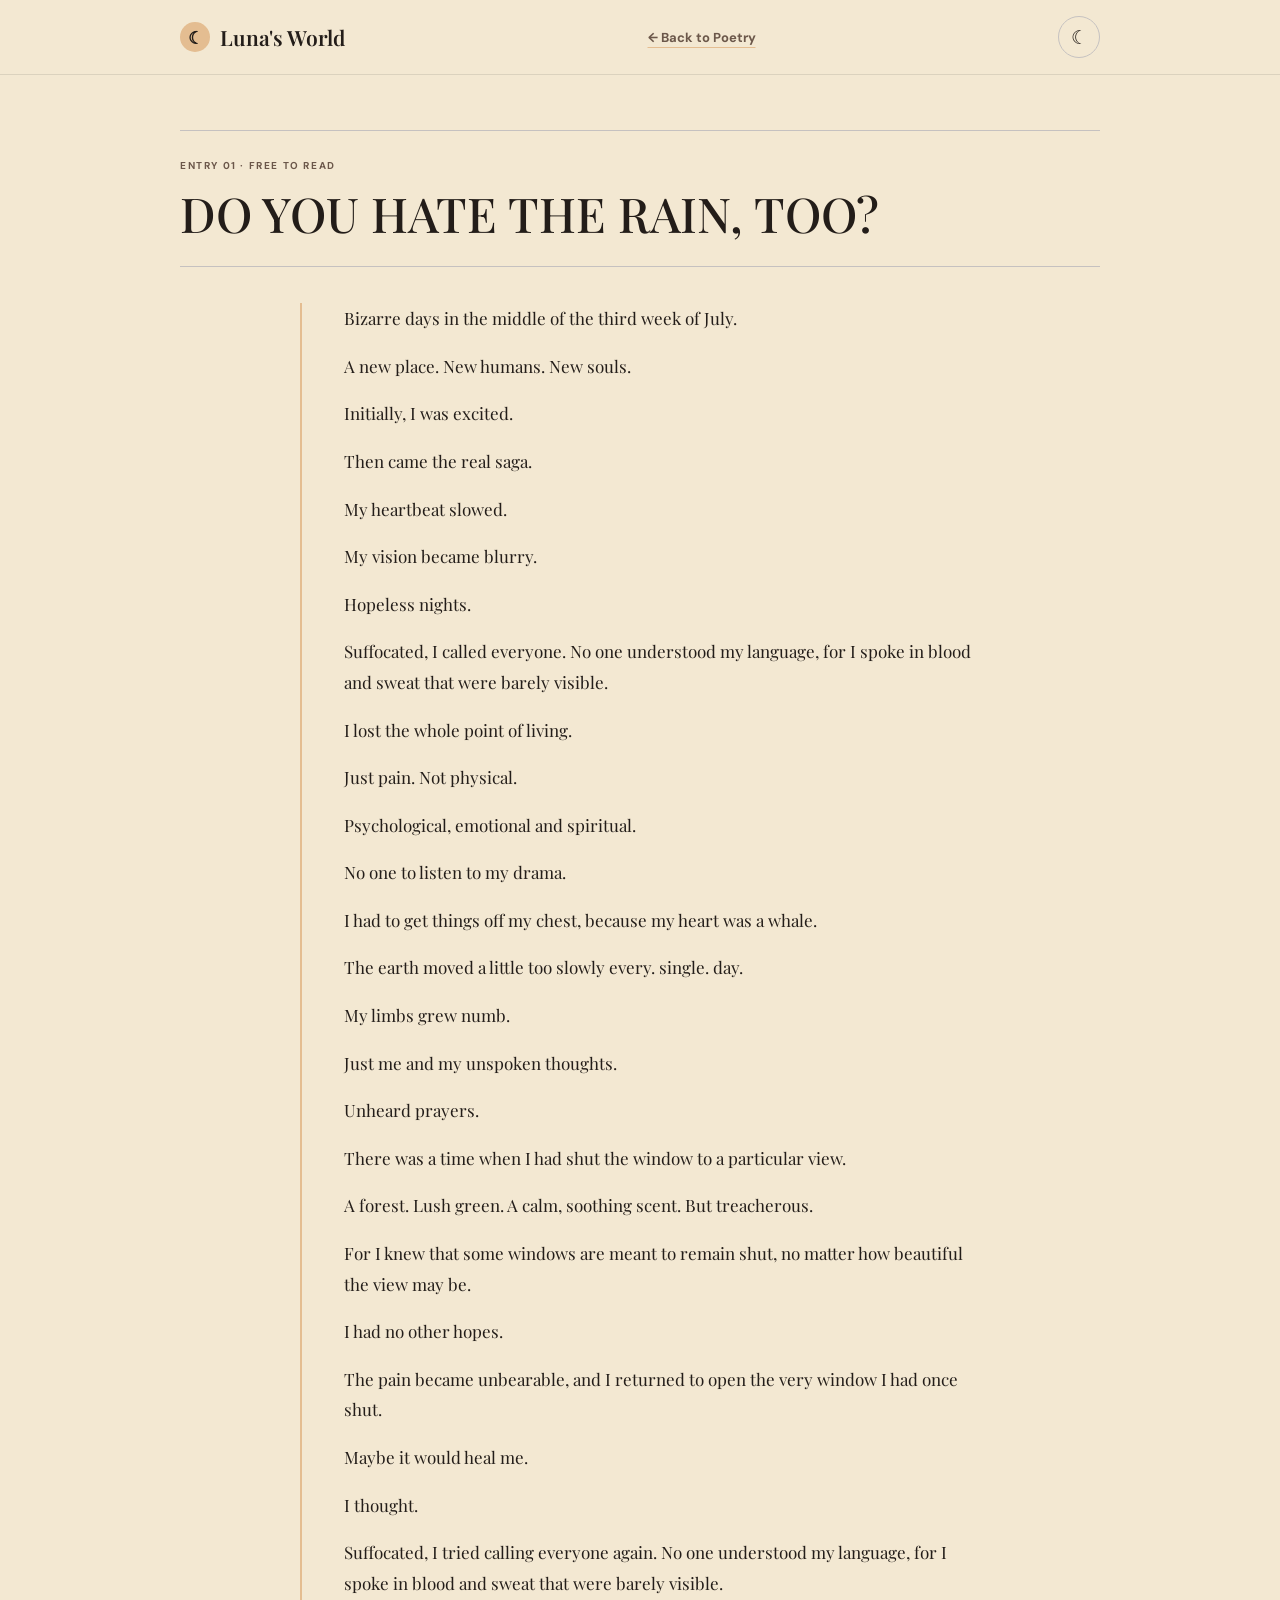
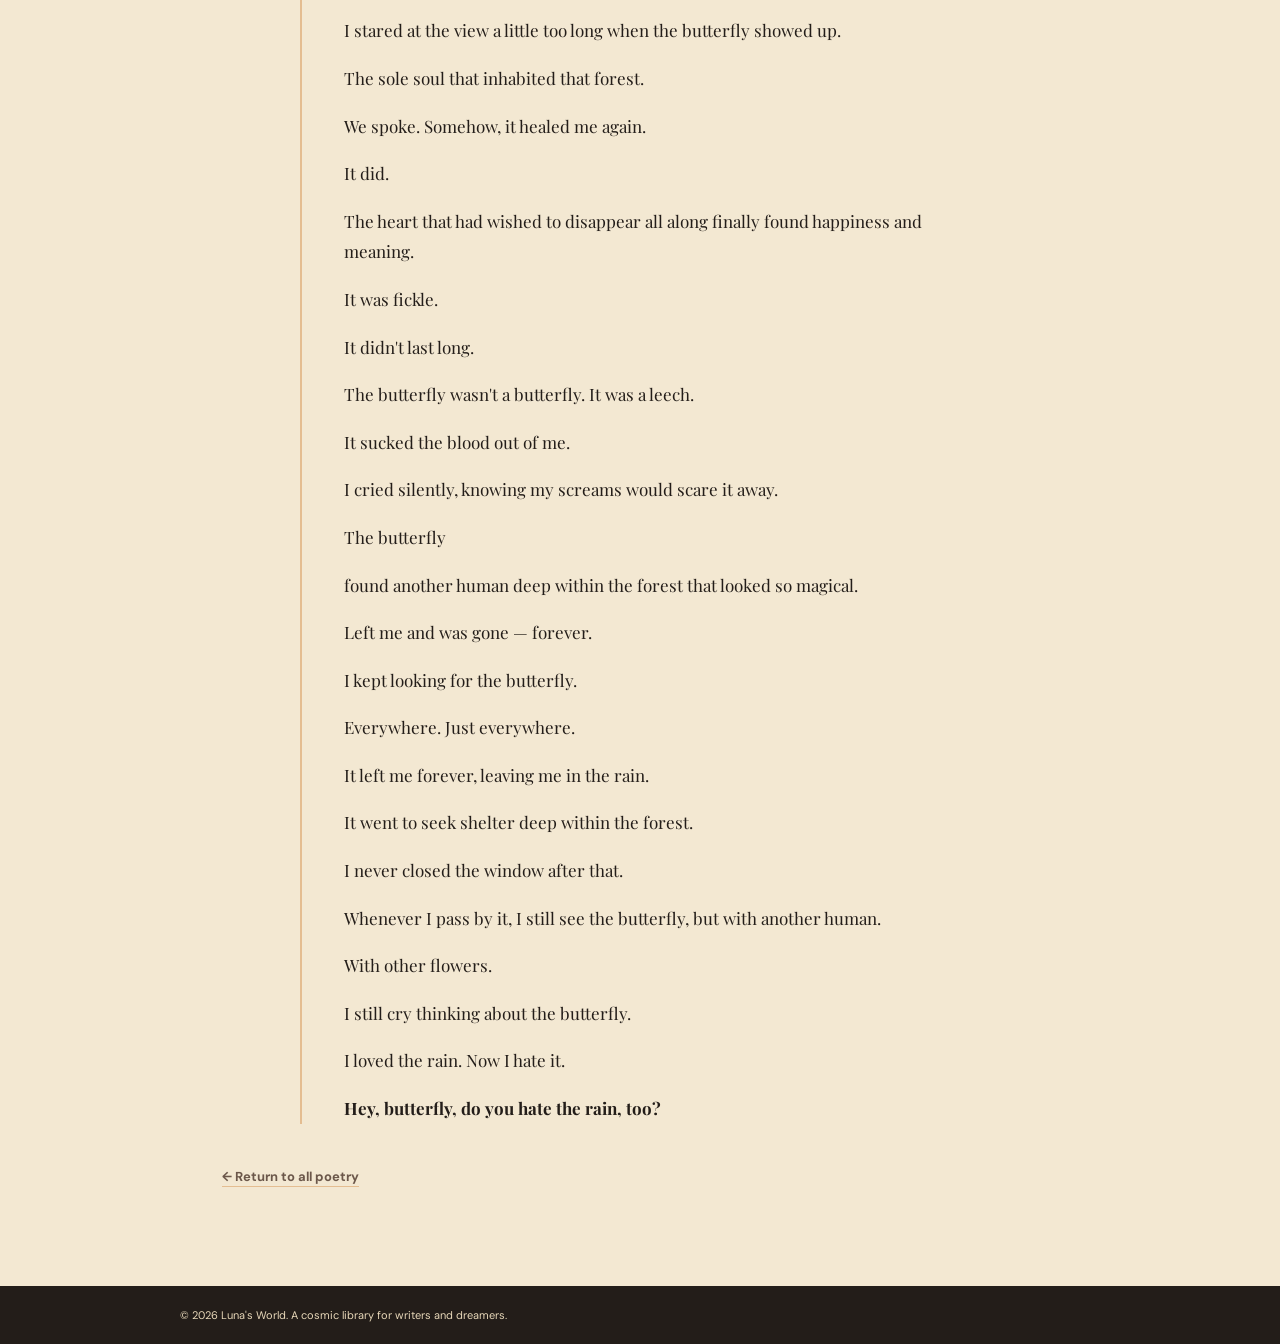
<file: poem-01.html>
<!doctype html>
<html lang="en">
<head>
  <meta charset="utf-8">
  <meta name="viewport" content="width=device-width, initial-scale=1">
  <meta name="theme-color" content="#f3e8d2">
  <script src="theme.js"></script>
  <meta name="description" content="Read Do You Hate the Rain, Too? by Luna.">
  <title>Do You Hate the Rain, Too? | Luna's World</title>
  <link rel="preconnect" href="https://fonts.googleapis.com">
  <link rel="preconnect" href="https://fonts.gstatic.com" crossorigin>
  <link href="https://fonts.googleapis.com/css2?family=DM+Sans:wght@400;500;600;700&family=Playfair+Display:ital,wght@0,500;0,600;0,700;1,500;1,600&display=swap" rel="stylesheet">
  <style>
    :root {
      color-scheme: light;
      --brown: #6b574a;
      --peach: #e4bd91;
      --cream: #dfd6b9;
      --soft-gray: #c5c1c0;
      --olive: #6d6f3a;
      --charcoal: #353535;
      --paper: #f3e8d2;
      --ink-soft: #57534f;
      --serif: "Playfair Display", Georgia, serif;
      --sans: "DM Sans", sans-serif;
    }

    *, *::before, *::after { box-sizing: border-box; }
    html { scroll-behavior: smooth; }
    body { margin: 0; background: var(--paper); color: var(--charcoal); font-family: var(--sans); }
    a { color: inherit; }
    .wrap { width: min(920px, calc(100% - 48px)); margin-inline: auto; }
    .topbar { position: sticky; z-index: 2; top: 0; border-bottom: 1px solid rgb(53 53 53 / 12%); background: rgb(243 232 210 / 94%); backdrop-filter: blur(14px); }
    .nav { min-height: 74px; display: flex; align-items: center; justify-content: space-between; gap: 20px; }
    .brand { display: inline-flex; align-items: center; gap: 10px; font: 600 21px var(--serif); text-decoration: none; }
    .brand-mark { width: 30px; height: 30px; display: grid; place-items: center; border-radius: 50%; background: var(--peach); color: var(--charcoal); font-size: 17px; }
    .back-link { color: var(--brown); font-size: 13px; font-weight: 700; text-decoration-color: var(--peach); text-underline-offset: 5px; }
    main { padding-block: 55px 100px; }
    .poem-heading { margin-bottom: 36px; padding-block: 28px 25px; border-block: 1px solid var(--soft-gray); }
    .poem-number { display: block; margin-bottom: 13px; color: var(--brown); font-size: 10px; font-weight: 700; letter-spacing: 1.6px; }
    h1 { max-width: 720px; margin: 0; font: 500 clamp(32px, 6vw, 48px)/1.17 var(--serif); text-transform: uppercase; }
    .poem-body { max-width: 680px; margin-inline: auto; padding-left: clamp(18px, 4vw, 42px); border-left: 2px solid var(--peach); }
    .poem-body p { margin: 0 0 17px; color: var(--charcoal); font: 400 17px/1.8 var(--serif); }
    .poem-body p:last-child { margin-bottom: 0; }
    .poem-return { display: inline-block; margin: 44px 0 0 clamp(18px, 4vw, 42px); color: var(--brown); font-size: 13px; font-weight: 700; text-decoration-color: var(--peach); text-underline-offset: 5px; }
    footer { padding-block: 22px; background: var(--charcoal); color: var(--paper); }
    footer p { margin: 0; color: var(--cream); font-size: 11px; }
    @media (max-width: 600px) {
      .wrap { width: min(100% - 36px, 520px); }
      .nav { min-height: 66px; }
      .brand { font-size: 19px; }
      main { padding-block: 39px 75px; }
      .poem-heading { margin-bottom: 28px; padding-block: 22px; }
      .poem-body { padding-left: 17px; }
      .poem-body p { font-size: 16px; line-height: 1.75; }
      .poem-return { margin-left: 17px; }
    }
  </style>
  <link rel="stylesheet" href="theme.css">
</head>
<body>
  <header class="topbar">
    <nav class="nav wrap" aria-label="Poem navigation">
      <a class="brand" href="index.html#home"><span class="brand-mark" aria-hidden="true">☾</span> Luna's World</a>
      <a class="back-link" href="index.html#poetry">← Back to Poetry</a>
      <button class="theme-toggle" id="theme-toggle" type="button" aria-label="Switch to dark theme" aria-pressed="false" title="Switch to dark theme">☾</button>
    </nav>
  </header>
  <main class="wrap">
    <article aria-labelledby="poem-rain-title">
      <header class="poem-heading">
        <span class="poem-number">ENTRY 01 · FREE TO READ</span>
        <h1 id="poem-rain-title">DO YOU HATE THE RAIN, TOO?</h1>
      </header>
      <div class="poem-body">
        <p>Bizarre days in the middle of the third week of July.</p>
        <p>A new place. New humans. New souls.</p>
        <p>Initially, I was excited.</p>
        <p>Then came the real saga.</p>
        <p>My heartbeat slowed.</p>
        <p>My vision became blurry.</p>
        <p>Hopeless nights.</p>
        <p>Suffocated, I called everyone. No one understood my language, for I spoke in blood and sweat that were barely visible.</p>
        <p>I lost the whole point of living.</p>
        <p>Just pain. Not physical.</p>
        <p>Psychological, emotional and spiritual.</p>
        <p>No one to listen to my drama.</p>
        <p>I had to get things off my chest, because my heart was a whale.</p>
        <p>The earth moved a little too slowly every. single. day.</p>
        <p>My limbs grew numb.</p>
        <p>Just me and my unspoken thoughts.</p>
        <p>Unheard prayers.</p>
        <p>There was a time when I had shut the window to a particular view.</p>
        <p>A forest. Lush green. A calm, soothing scent. But treacherous.</p>
        <p>For I knew that some windows are meant to remain shut, no matter how beautiful the view may be.</p>
        <p>I had no other hopes.</p>
        <p>The pain became unbearable, and I returned to open the very window I had once shut.</p>
        <p>Maybe it would heal me.</p>
        <p>I thought.</p>
        <p>Suffocated, I tried calling everyone again. No one understood my language, for I spoke in blood and sweat that were barely visible.</p>
        <p>I stared at the view a little too long when the butterfly showed up.</p>
        <p>The sole soul that inhabited that forest.</p>
        <p>We spoke. Somehow, it healed me again.</p>
        <p>It did.</p>
        <p>The heart that had wished to disappear all along finally found happiness and meaning.</p>
        <p>It was fickle.</p>
        <p>It didn't last long.</p>
        <p>The butterfly wasn't a butterfly. It was a leech.</p>
        <p>It sucked the blood out of me.</p>
        <p>I cried silently, knowing my screams would scare it away.</p>
        <p>The butterfly</p>
        <p>found another human deep within the forest that looked so magical.</p>
        <p>Left me and was gone — forever.</p>
        <p>I kept looking for the butterfly.</p>
        <p>Everywhere. Just everywhere.</p>
        <p>It left me forever, leaving me in the rain.</p>
        <p>It went to seek shelter deep within the forest.</p>
        <p>I never closed the window after that.</p>
        <p>Whenever I pass by it, I still see the butterfly, but with another human.</p>
        <p>With other flowers.</p>
        <p>I still cry thinking about the butterfly.</p>
        <p>I loved the rain. Now I hate it.</p>
        <p><strong>Hey, butterfly, do you hate the rain, too?</strong></p>
      </div>
      <a class="poem-return" href="index.html#poetry">← Return to all poetry</a>
    </article>
  </main>
  <footer><div class="wrap"><p>© 2026 Luna's World. A cosmic library for writers and dreamers.</p></div></footer>
</body>
</html>
</file>
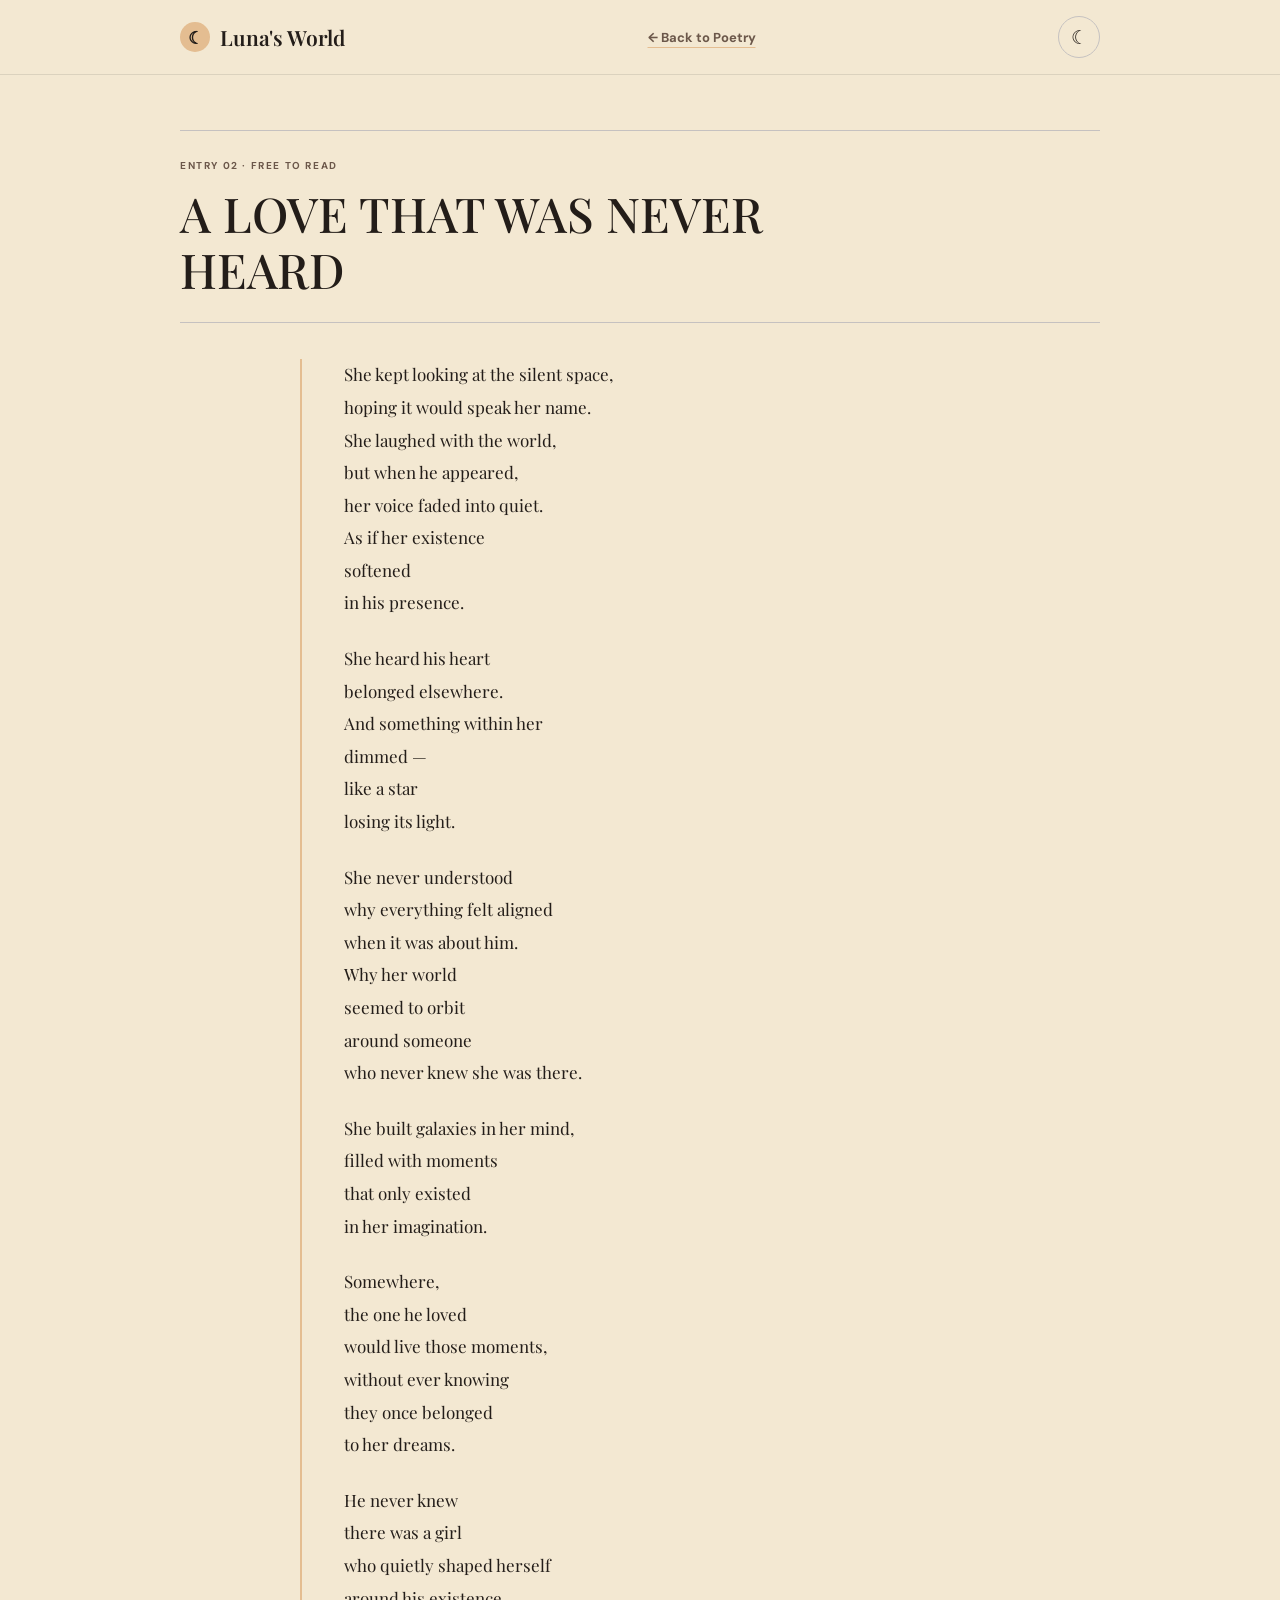
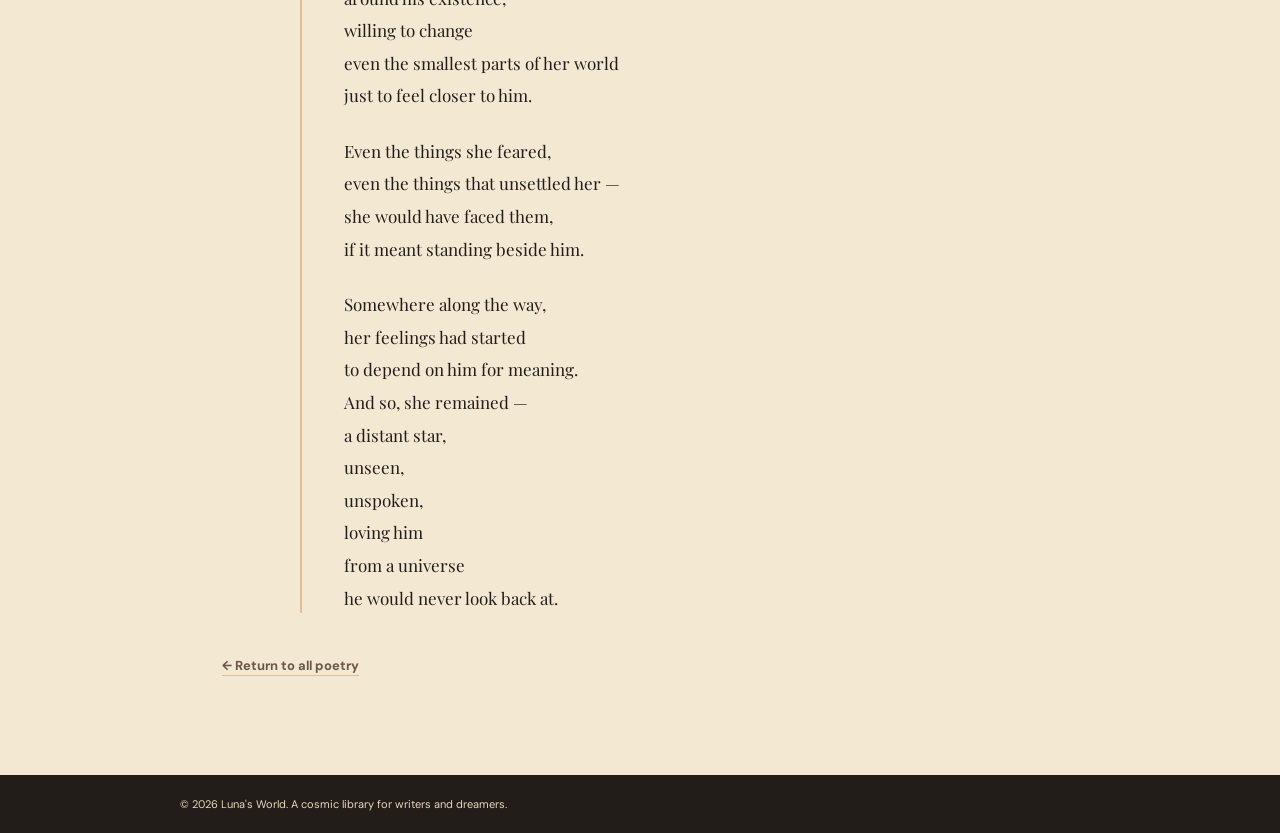
<file: poem-02.html>
<!doctype html>
<html lang="en">
<head>
  <meta charset="utf-8">
  <meta name="viewport" content="width=device-width, initial-scale=1">
  <meta name="theme-color" content="#f3e8d2">
  <script src="theme.js"></script>
  <meta name="description" content="Read A Love That Was Never Heard by Luna.">
  <title>A Love That Was Never Heard | Luna's World</title>
  <link rel="preconnect" href="https://fonts.googleapis.com">
  <link rel="preconnect" href="https://fonts.gstatic.com" crossorigin>
  <link href="https://fonts.googleapis.com/css2?family=DM+Sans:wght@400;500;600;700&family=Playfair+Display:ital,wght@0,500;0,600;0,700;1,500;1,600&display=swap" rel="stylesheet">
  <style>
    :root {
      color-scheme: light;
      --brown: #6b574a;
      --peach: #e4bd91;
      --cream: #dfd6b9;
      --soft-gray: #c5c1c0;
      --olive: #6d6f3a;
      --charcoal: #353535;
      --paper: #f3e8d2;
      --serif: "Playfair Display", Georgia, serif;
      --sans: "DM Sans", sans-serif;
    }

    *, *::before, *::after { box-sizing: border-box; }
    html { scroll-behavior: smooth; }
    body { margin: 0; background: var(--paper); color: var(--charcoal); font-family: var(--sans); }
    a { color: inherit; }
    .wrap { width: min(920px, calc(100% - 48px)); margin-inline: auto; }
    .topbar { position: sticky; z-index: 2; top: 0; border-bottom: 1px solid rgb(53 53 53 / 12%); background: rgb(243 232 210 / 94%); backdrop-filter: blur(14px); }
    .nav { min-height: 74px; display: flex; align-items: center; justify-content: space-between; gap: 20px; }
    .brand { display: inline-flex; align-items: center; gap: 10px; font: 600 21px var(--serif); text-decoration: none; }
    .brand-mark { width: 30px; height: 30px; display: grid; place-items: center; border-radius: 50%; background: var(--peach); color: var(--charcoal); font-size: 17px; }
    .back-link { color: var(--brown); font-size: 13px; font-weight: 700; text-decoration-color: var(--peach); text-underline-offset: 5px; }
    main { padding-block: 55px 100px; }
    .poem-heading { margin-bottom: 36px; padding-block: 28px 25px; border-block: 1px solid var(--soft-gray); }
    .poem-number { display: block; margin-bottom: 13px; color: var(--brown); font-size: 10px; font-weight: 700; letter-spacing: 1.6px; }
    h1 { max-width: 720px; margin: 0; font: 500 clamp(32px, 6vw, 48px)/1.17 var(--serif); text-transform: uppercase; }
    .poem-body { max-width: 680px; margin-inline: auto; padding-left: clamp(18px, 4vw, 42px); border-left: 2px solid var(--peach); }
    .poem-body p { margin: 0 0 25px; color: var(--charcoal); font: 400 17px/1.8 var(--serif); }
    .poem-body p:last-child { margin-bottom: 0; }
    .poem-body br { content: ""; display: block; margin-top: 2px; }
    .poem-return { display: inline-block; margin: 44px 0 0 clamp(18px, 4vw, 42px); color: var(--brown); font-size: 13px; font-weight: 700; text-decoration-color: var(--peach); text-underline-offset: 5px; }
    footer { padding-block: 22px; background: var(--charcoal); color: var(--paper); }
    footer p { margin: 0; color: var(--cream); font-size: 11px; }
    @media (max-width: 600px) {
      .wrap { width: min(100% - 36px, 520px); }
      .nav { min-height: 66px; }
      .brand { font-size: 19px; }
      main { padding-block: 39px 75px; }
      .poem-heading { margin-bottom: 28px; padding-block: 22px; }
      .poem-body { padding-left: 17px; }
      .poem-body p { font-size: 16px; line-height: 1.75; }
      .poem-return { margin-left: 17px; }
    }
  </style>
  <link rel="stylesheet" href="theme.css">
</head>
<body>
  <header class="topbar">
    <nav class="nav wrap" aria-label="Poem navigation">
      <a class="brand" href="index.html#home"><span class="brand-mark" aria-hidden="true">☾</span> Luna's World</a>
      <a class="back-link" href="index.html#poetry">← Back to Poetry</a>
      <button class="theme-toggle" id="theme-toggle" type="button" aria-label="Switch to dark theme" aria-pressed="false" title="Switch to dark theme">☾</button>
    </nav>
  </header>
  <main class="wrap">
    <article aria-labelledby="poem-love-title">
      <header class="poem-heading">
        <span class="poem-number">ENTRY 02 · FREE TO READ</span>
        <h1 id="poem-love-title">A Love That Was Never Heard</h1>
      </header>
      <div class="poem-body">
        <p>She kept looking at the silent space,<br>
hoping it would speak her name.<br>
She laughed with the world,<br>
but when he appeared,<br>
her voice faded into quiet.<br>
As if her existence<br>
softened<br>
in his presence.</p>
        <p>She heard his heart<br>
belonged elsewhere.<br>
And something within her<br>
dimmed —<br>
like a star<br>
losing its light.</p>
        <p>She never understood<br>
why everything felt aligned<br>
when it was about him.<br>
Why her world<br>
seemed to orbit<br>
around someone<br>
who never knew she was there.</p>
        <p>She built galaxies in her mind,<br>
filled with moments<br>
that only existed<br>
in her imagination.</p>
        <p>Somewhere,<br>
the one he loved<br>
would live those moments,<br>
without ever knowing<br>
they once belonged<br>
to her dreams.</p>
        <p>He never knew<br>
there was a girl<br>
who quietly shaped herself<br>
around his existence,<br>
willing to change<br>
even the smallest parts of her world<br>
just to feel closer to him.</p>
        <p>Even the things she feared,<br>
even the things that unsettled her —<br>
she would have faced them,<br>
if it meant standing beside him.</p>
        <p>Somewhere along the way,<br>
her feelings had started<br>
to depend on him for meaning.<br>
And so, she remained —<br>
a distant star,<br>
unseen,<br>
unspoken,<br>
loving him<br>
from a universe<br>
he would never look back at.</p>
      </div>
      <a class="poem-return" href="index.html#poetry">← Return to all poetry</a>
    </article>
  </main>
  <footer><div class="wrap"><p>© 2026 Luna's World. A cosmic library for writers and dreamers.</p></div></footer>
</body>
</html>
</file>
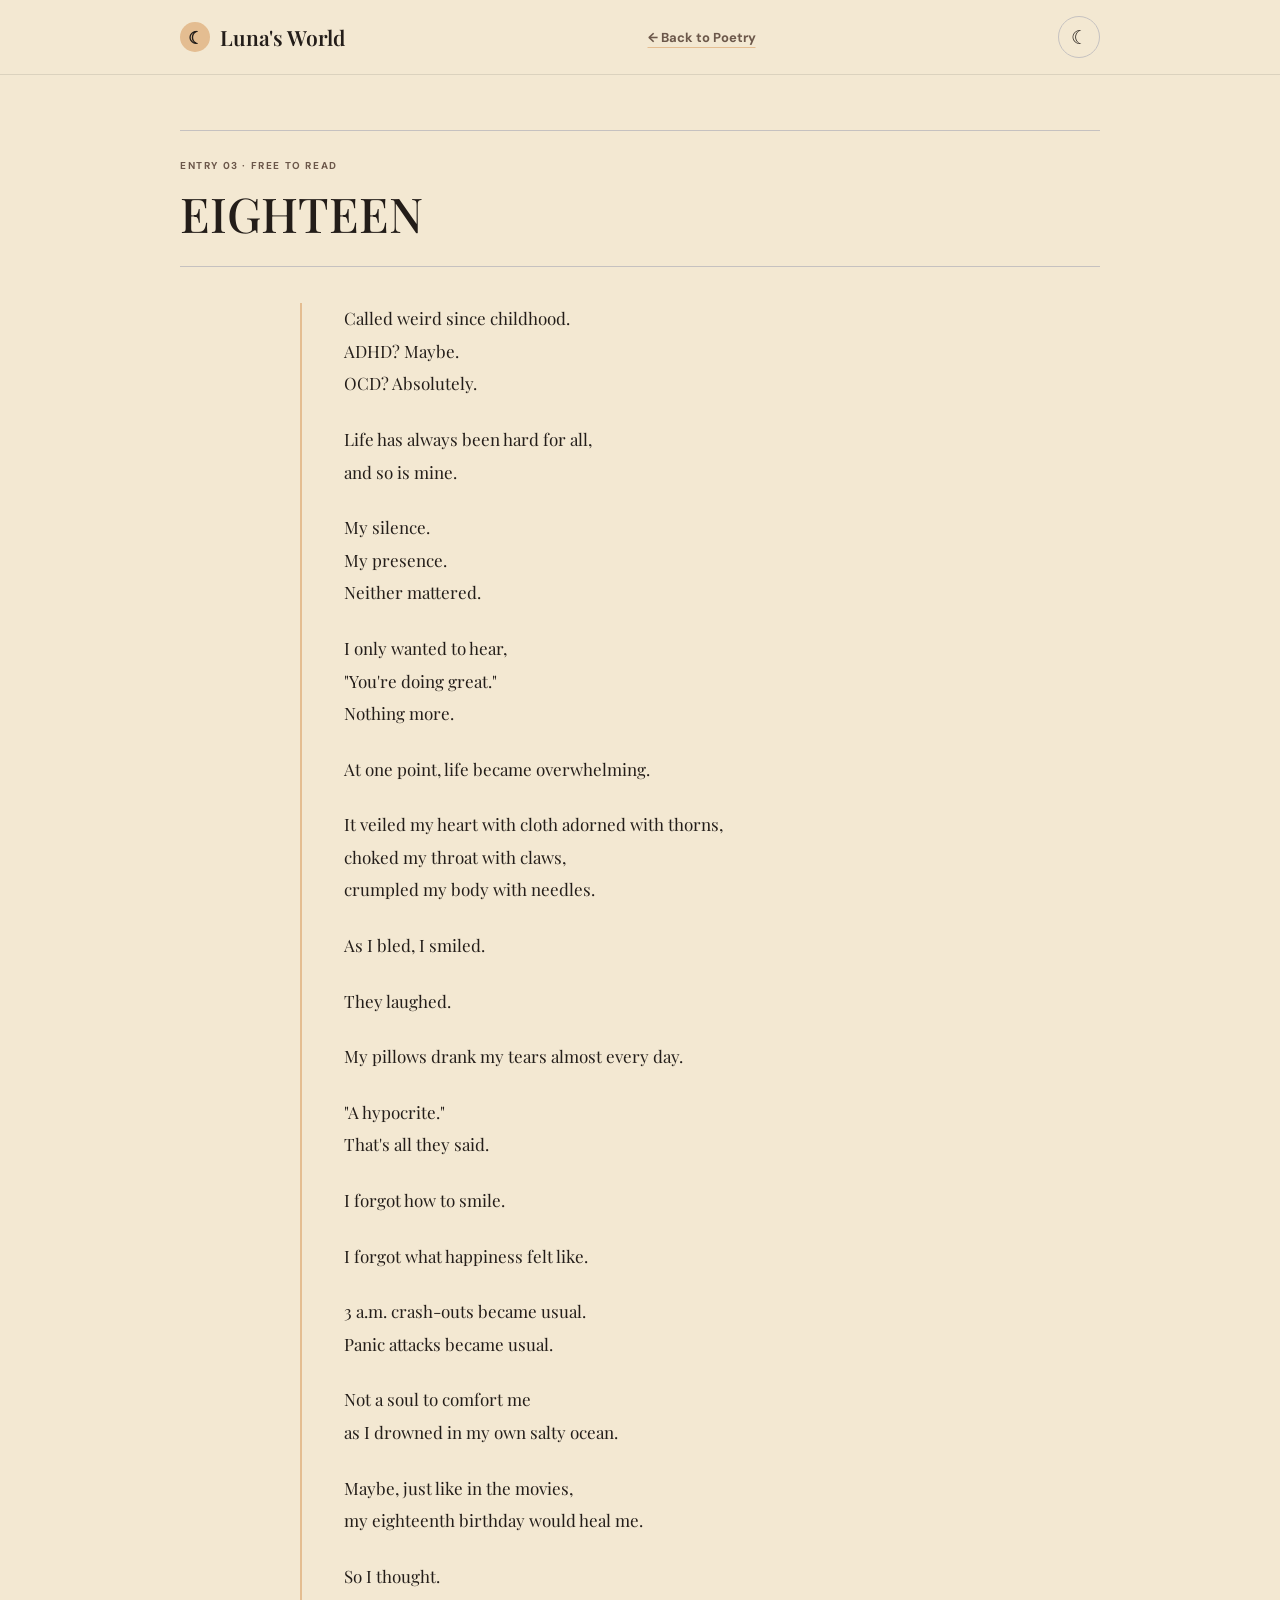
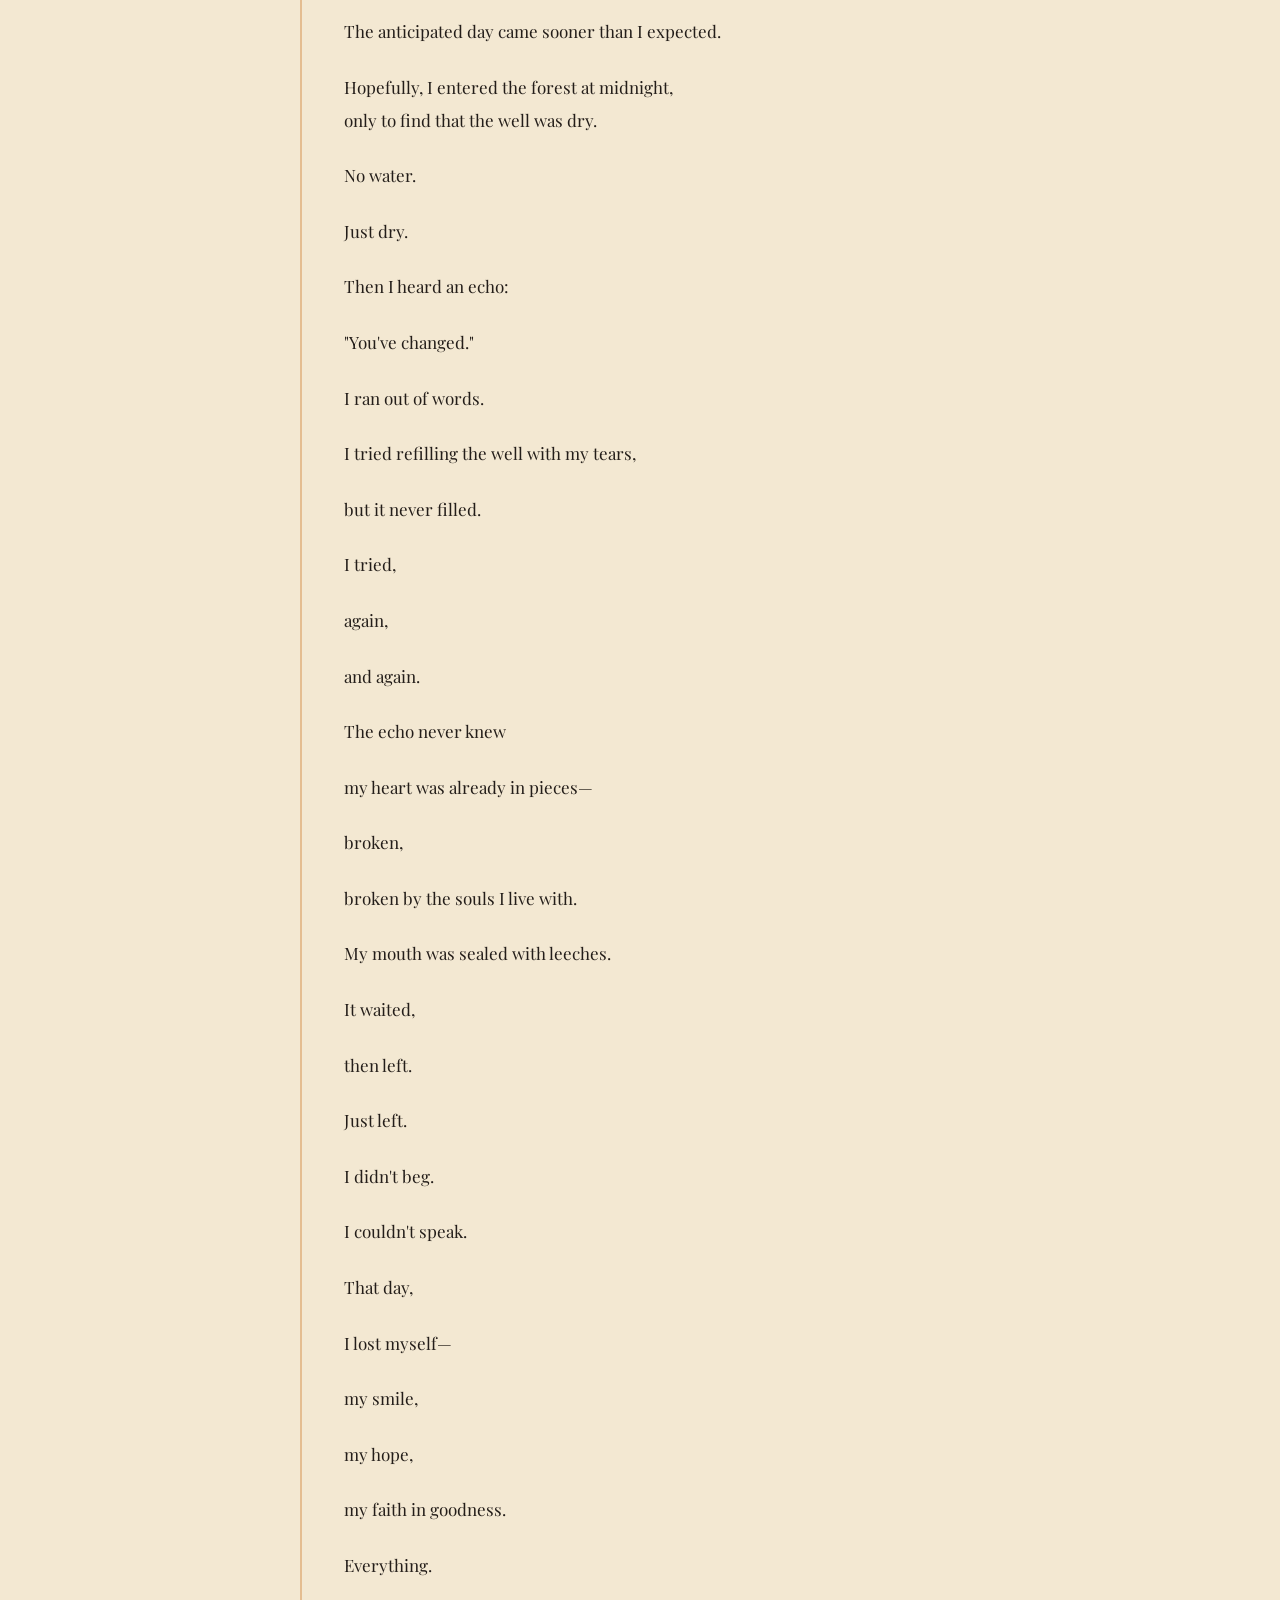
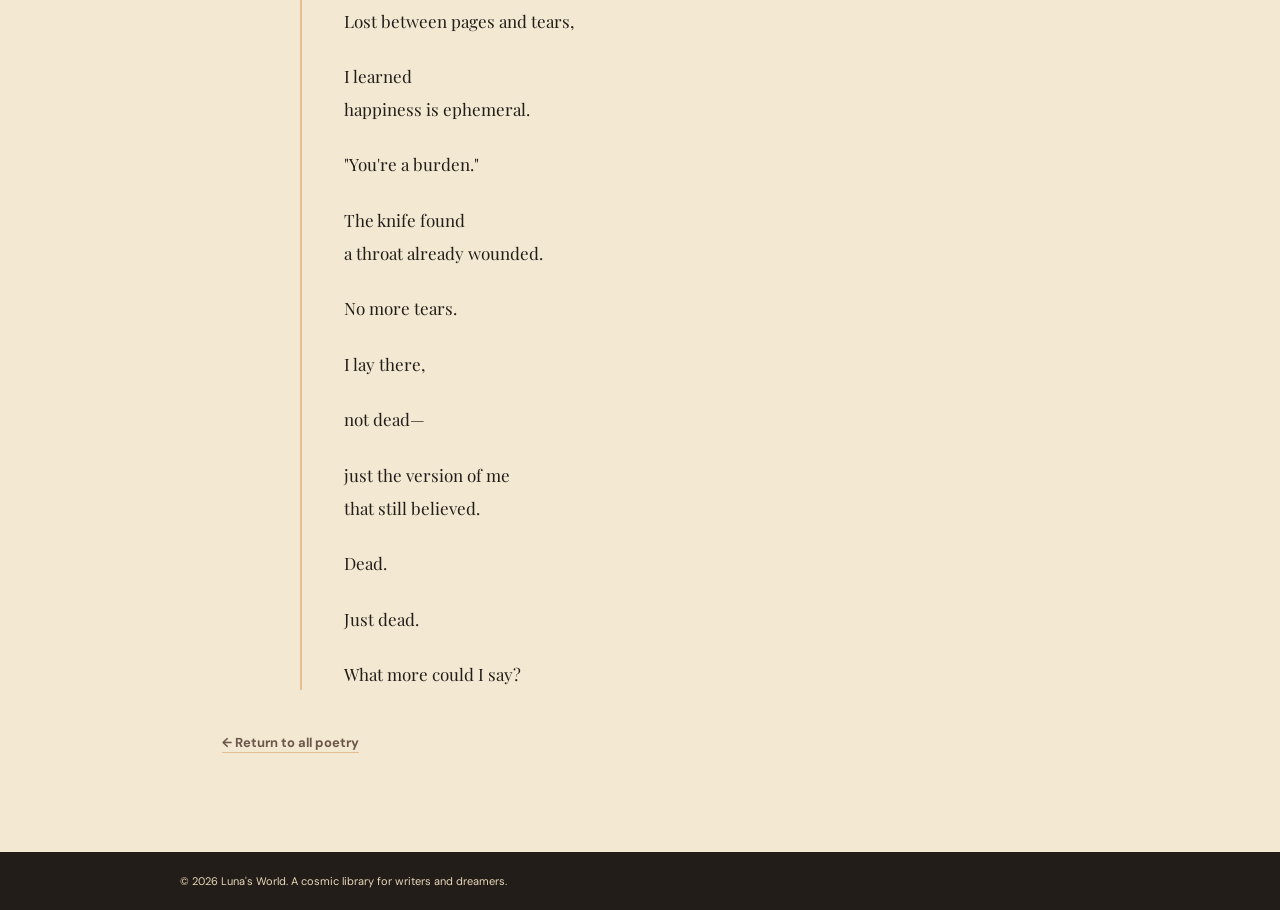
<file: poem-03.html>
<!doctype html>
<html lang="en">
<head>
  <meta charset="utf-8">
  <meta name="viewport" content="width=device-width, initial-scale=1">
  <meta name="theme-color" content="#f3e8d2">
        <script src="theme.js"></script>
  <meta name="description" content="Read EIGHTEEN by Luna.">
  <title>EIGHTEEN | Luna's World</title>
  <link rel="preconnect" href="https://fonts.googleapis.com">
  <link rel="preconnect" href="https://fonts.gstatic.com" crossorigin>
  <link href="https://fonts.googleapis.com/css2?family=DM+Sans:wght@400;500;600;700&family=Playfair+Display:ital,wght@0,500;0,600;0,700;1,500;1,600&display=swap" rel="stylesheet">
  <style>
    :root {
      color-scheme: light;
      --brown: #6b574a;
      --peach: #e4bd91;
      --cream: #dfd6b9;
      --soft-gray: #c5c1c0;
      --olive: #6d6f3a;
      --charcoal: #353535;
      --paper: #f3e8d2;
      --serif: "Playfair Display", Georgia, serif;
      --sans: "DM Sans", sans-serif;
    }

    *, *::before, *::after { box-sizing: border-box; }
    html { scroll-behavior: smooth; }
    body { margin: 0; background: var(--paper); color: var(--charcoal); font-family: var(--sans); }
    a { color: inherit; }
    .wrap { width: min(920px, calc(100% - 48px)); margin-inline: auto; }
    .topbar { position: sticky; z-index: 2; top: 0; border-bottom: 1px solid rgb(53 53 53 / 12%); background: rgb(243 232 210 / 94%); backdrop-filter: blur(14px); }
    .nav { min-height: 74px; display: flex; align-items: center; justify-content: space-between; gap: 20px; }
    .brand { display: inline-flex; align-items: center; gap: 10px; font: 600 21px var(--serif); text-decoration: none; }
    .brand-mark { width: 30px; height: 30px; display: grid; place-items: center; border-radius: 50%; background: var(--peach); color: var(--charcoal); font-size: 17px; }
    .back-link { color: var(--brown); font-size: 13px; font-weight: 700; text-decoration-color: var(--peach); text-underline-offset: 5px; }
    main { padding-block: 55px 100px; }
    .poem-heading { margin-bottom: 36px; padding-block: 28px 25px; border-block: 1px solid var(--soft-gray); }
    .poem-number { display: block; margin-bottom: 13px; color: var(--brown); font-size: 10px; font-weight: 700; letter-spacing: 1.6px; }
        h1 { max-width: 720px; margin: 0; font: 500 clamp(32px, 6vw, 48px)/1.17 var(--serif); text-transform: uppercase; }
    .poem-body { max-width: 680px; margin-inline: auto; padding-left: clamp(18px, 4vw, 42px); border-left: 2px solid var(--peach); }
    .poem-body p { margin: 0 0 25px; color: var(--charcoal); font: 400 17px/1.8 var(--serif); }
    .poem-body p:last-child { margin-bottom: 0; }
    .poem-body br { content: ""; display: block; margin-top: 2px; }
    .poem-return { display: inline-block; margin: 44px 0 0 clamp(18px, 4vw, 42px); color: var(--brown); font-size: 13px; font-weight: 700; text-decoration-color: var(--peach); text-underline-offset: 5px; }
    footer { padding-block: 22px; background: var(--charcoal); color: var(--paper); }
    footer p { margin: 0; color: var(--cream); font-size: 11px; }
    @media (max-width: 600px) {
      .wrap { width: min(100% - 36px, 520px); }
      .nav { min-height: 66px; }
      .brand { font-size: 19px; }
      main { padding-block: 39px 75px; }
      .poem-heading { margin-bottom: 28px; padding-block: 22px; }
      .poem-body { padding-left: 17px; }
      .poem-body p { font-size: 16px; line-height: 1.75; }
      .poem-return { margin-left: 17px; }
    }
        </style>
        <link rel="stylesheet" href="theme.css">
</head>
<body>
  <header class="topbar">
    <nav class="nav wrap" aria-label="Poem navigation">
      <a class="brand" href="index.html#home"><span class="brand-mark" aria-hidden="true">☾</span> Luna's World</a>
      <a class="back-link" href="index.html#poetry">← Back to Poetry</a>
                        <button class="theme-toggle" id="theme-toggle" type="button" aria-label="Switch to dark theme" aria-pressed="false" title="Switch to dark theme">☾</button>
    </nav>
  </header>
  <main class="wrap">
    <article aria-labelledby="poem-eighteen-title">
      <header class="poem-heading">
        <span class="poem-number">ENTRY 03 · FREE TO READ</span>
        <h1 id="poem-eighteen-title">EIGHTEEN</h1>
      </header>
      <div class="poem-body">
        <p>Called weird since childhood.<br>
ADHD? Maybe.<br>
OCD? Absolutely.</p>
        <p>Life has always been hard for all,<br>
and so is mine.</p>
        <p>My silence.<br>
My presence.<br>
Neither mattered.</p>
        <p>I only wanted to hear,<br>
"You're doing great."<br>
Nothing more.</p>
        <p>At one point, life became overwhelming.</p>
        <p>It veiled my heart with cloth adorned with thorns,<br>
choked my throat with claws,<br>
crumpled my body with needles.</p>
        <p>As I bled, I smiled.</p>
        <p>They laughed.</p>
        <p>My pillows drank my tears almost every day.</p>
        <p>"A hypocrite."<br>
That's all they said.</p>
        <p>I forgot how to smile.</p>
        <p>I forgot what happiness felt like.</p>
        <p>3 a.m. crash-outs became usual.<br>
Panic attacks became usual.</p>
        <p>Not a soul to comfort me<br>
as I drowned in my own salty ocean.</p>
        <p>Maybe, just like in the movies,<br>
my eighteenth birthday would heal me.</p>
        <p>So I thought.</p>
        <p>The anticipated day came sooner than I expected.</p>
        <p>Hopefully, I entered the forest at midnight,<br>
only to find that the well was dry.</p>
        <p>No water.</p>
        <p>Just dry.</p>
        <p>Then I heard an echo:</p>
        <p>"You've changed."</p>
        <p>I ran out of words.</p>
        <p>I tried refilling the well with my tears,</p>
        <p>but it never filled.</p>
        <p>I tried,</p>
        <p>again,</p>
        <p>and again.</p>
        <p>The echo never knew</p>
        <p>my heart was already in pieces—</p>
        <p>broken,</p>
        <p>broken by the souls I live with.</p>
        <p>My mouth was sealed with leeches.</p>
        <p>It waited,</p>
        <p>then left.</p>
        <p>Just left.</p>
        <p>I didn't beg.</p>
        <p>I couldn't speak.</p>
        <p>That day,</p>
        <p>I lost myself—</p>
        <p>my smile,</p>
        <p>my hope,</p>
        <p>my faith in goodness.</p>
        <p>Everything.</p>
        <p>Lost between pages and tears,</p>
        <p>I learned<br>
happiness is ephemeral.</p>
        <p>"You're a burden."</p>
        <p>The knife found<br>
a throat already wounded.</p>
        <p>No more tears.</p>
        <p>I lay there,</p>
        <p>not dead—</p>
        <p>just the version of me<br>
that still believed.</p>
        <p>Dead.</p>
        <p>Just dead.</p>
        <p>What more could I say?</p>
      </div>
      <a class="poem-return" href="index.html#poetry">← Return to all poetry</a>
    </article>
  </main>
  <footer><div class="wrap"><p>© 2026 Luna's World. A cosmic library for writers and dreamers.</p></div></footer>
</body>
</html>
</file>
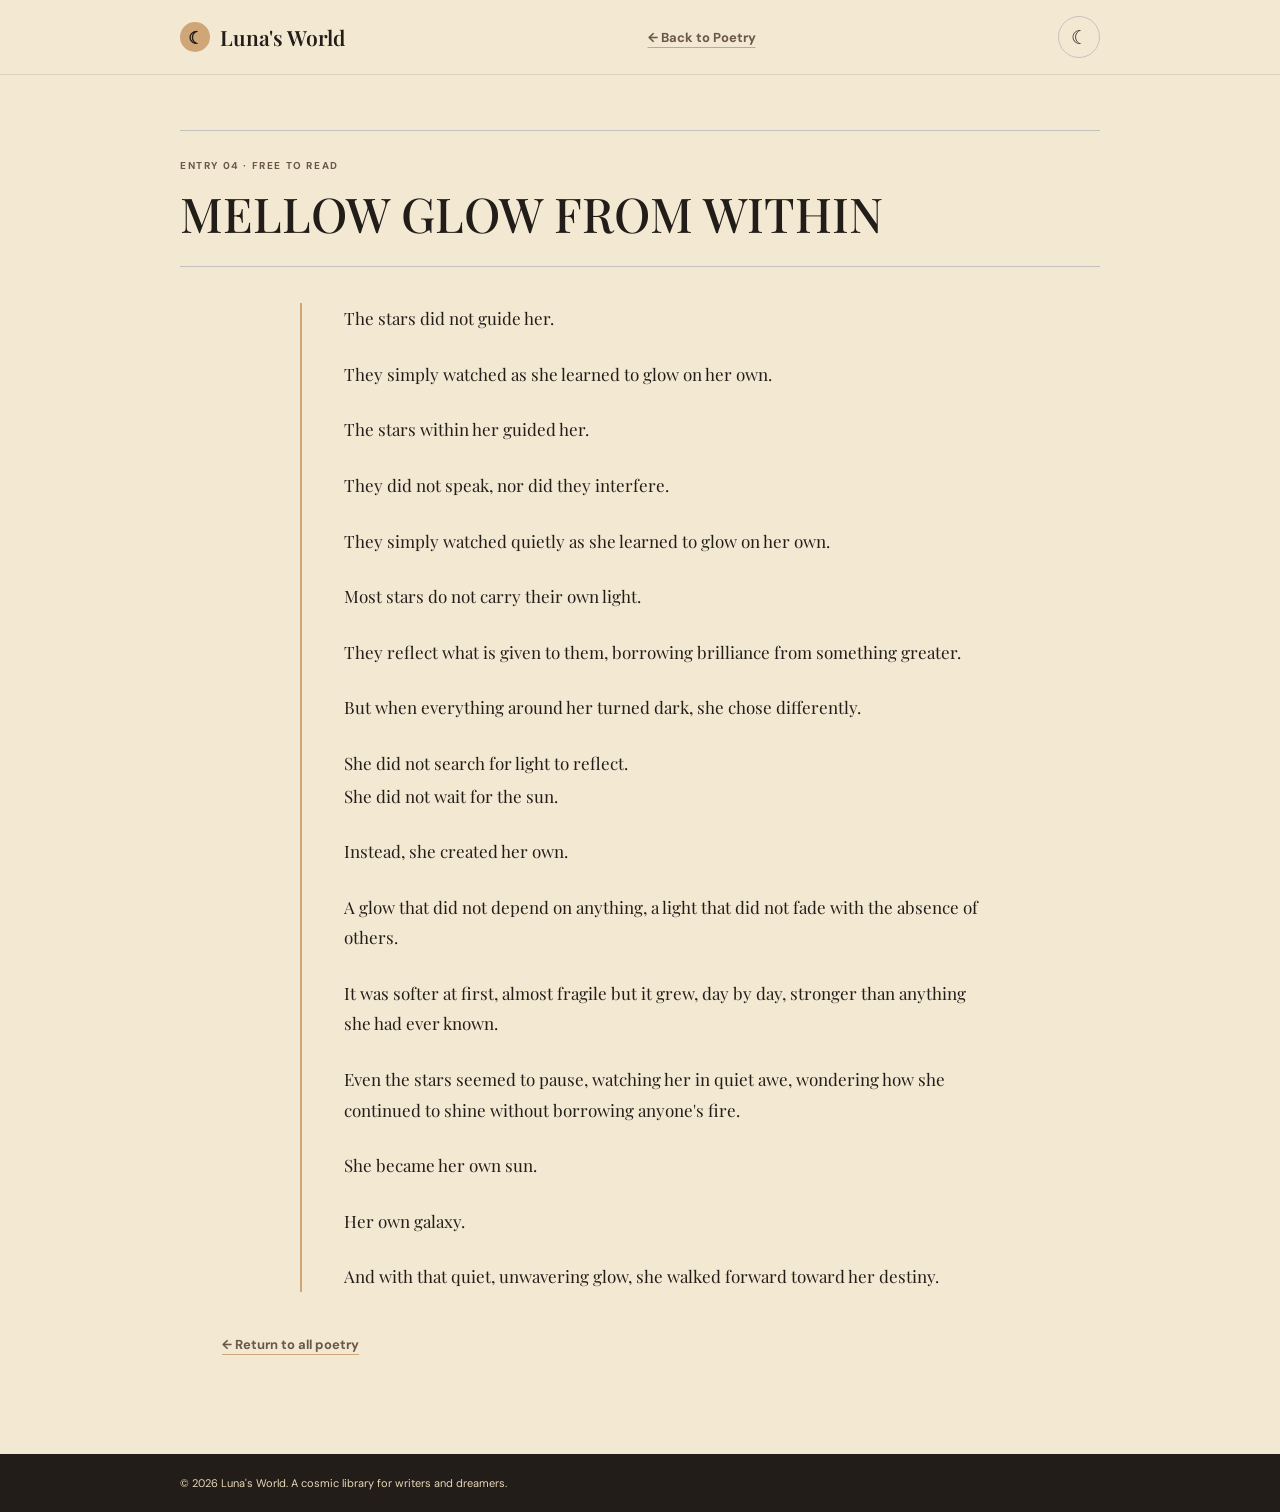
<file: poem-04.html>
<!doctype html>
<html lang="en">

<head>
  <meta charset="utf-8">
  <meta name="viewport" content="width=device-width, initial-scale=1">
  <meta name="theme-color" content="#f3e8d2">
  <script src="theme.js"></script>
  <meta name="description" content="Read Mellow Glow From Within by Luna.">
  <title>Mellow Glow From Within | Luna's World</title>
  <link rel="preconnect" href="https://fonts.googleapis.com">
  <link rel="preconnect" href="https://fonts.gstatic.com" crossorigin>
  <link
    href="https://fonts.googleapis.com/css2?family=DM+Sans:wght@400;500;600;700&family=Playfair+Display:ital,wght@0,500;0,600;0,700;1,500;1,600&display=swap"
    rel="stylesheet">
  <style>
    :root {
      color-scheme: light;
      --brown: #6b574a;
      --peach: #cea678;
      --cream: #dfd6b9;
      --soft-gray: #c5c1c0;
      --olive: #6d6f3a;
      --charcoal: #353535;
      --paper: #f3e8d2;
      --serif: "Playfair Display", Georgia, serif;
      --sans: "DM Sans", sans-serif;
    }

    *,
    *::before,
    *::after {
      box-sizing: border-box;
    }

    html {
      scroll-behavior: smooth;
    }

    body {
      margin: 0;
      background: var(--paper);
      color: var(--charcoal);
      font-family: var(--sans);
    }

    a {
      color: inherit;
    }

    .wrap {
      width: min(920px, calc(100% - 48px));
      margin-inline: auto;
    }

    .topbar {
      position: sticky;
      z-index: 2;
      top: 0;
      border-bottom: 1px solid rgb(53 53 53 / 12%);
      background: rgb(243 232 210 / 94%);
      backdrop-filter: blur(14px);
    }

    .nav {
      min-height: 74px;
      display: flex;
      align-items: center;
      justify-content: space-between;
      gap: 20px;
    }

    .brand {
      display: inline-flex;
      align-items: center;
      gap: 10px;
      font: 600 21px var(--serif);
      text-decoration: none;
    }

    .brand-mark {
      width: 30px;
      height: 30px;
      display: grid;
      place-items: center;
      border-radius: 50%;
      background: var(--peach);
      color: var(--charcoal);
      font-size: 17px;
    }

    .back-link {
      color: var(--brown);
      font-size: 13px;
      font-weight: 700;
      text-decoration-color: var(--peach);
      text-underline-offset: 5px;
    }

    main {
      padding-block: 55px 100px;
    }

    .poem-heading {
      margin-bottom: 36px;
      padding-block: 28px 25px;
      border-block: 1px solid var(--soft-gray);
    }

    .poem-number {
      display: block;
      margin-bottom: 13px;
      color: var(--brown);
      font-size: 10px;
      font-weight: 700;
      letter-spacing: 1.6px;
    }

    h1 {
      max-width: 720px;
      margin: 0;
      font: 500 clamp(32px, 6vw, 48px)/1.17 var(--serif);
      text-transform: uppercase;
    }

    .poem-body {
      max-width: 680px;
      margin-inline: auto;
      padding-left: clamp(18px, 4vw, 42px);
      border-left: 2px solid var(--peach);
    }

    .poem-body p {
      margin: 0 0 25px;
      color: var(--charcoal);
      font: 400 17px/1.8 var(--serif);
    }

    .poem-body p:last-child {
      margin-bottom: 0;
    }

    .poem-body br {
      content: "";
      display: block;
      margin-top: 2px;
    }

    .poem-return {
      display: inline-block;
      margin: 44px 0 0 clamp(18px, 4vw, 42px);
      color: var(--brown);
      font-size: 13px;
      font-weight: 700;
      text-decoration-color: var(--peach);
      text-underline-offset: 5px;
    }

    footer {
      padding-block: 22px;
      background: var(--charcoal);
      color: var(--paper);
    }

    footer p {
      margin: 0;
      color: var(--cream);
      font-size: 11px;
    }

    @media (max-width: 600px) {
      .wrap {
        width: min(100% - 36px, 520px);
      }

      .nav {
        min-height: 66px;
      }

      .brand {
        font-size: 19px;
      }

      main {
        padding-block: 39px 75px;
      }

      .poem-heading {
        margin-bottom: 28px;
        padding-block: 22px;
      }

      .poem-body {
        padding-left: 17px;
      }

      .poem-body p {
        font-size: 16px;
        line-height: 1.75;
      }

      .poem-return {
        margin-left: 17px;
      }
    }
  </style>
  <link rel="stylesheet" href="theme.css">
</head>

<body>
  <header class="topbar">
    <nav class="nav wrap" aria-label="Poem navigation">
      <a class="brand" href="index.html#home"><span class="brand-mark" aria-hidden="true">☾</span> Luna's World</a>
      <a class="back-link" href="index.html#poetry">← Back to Poetry</a>
      <button class="theme-toggle" id="theme-toggle" type="button" aria-label="Switch to dark theme"
        aria-pressed="false" title="Switch to dark theme">☾</button>
    </nav>
  </header>
  <main class="wrap">
    <article aria-labelledby="poem-glow-title">
      <header class="poem-heading">
        <span class="poem-number">ENTRY 04 · FREE TO READ</span>
        <h1 id="poem-glow-title">Mellow Glow From Within</h1>
      </header>
      <div class="poem-body">
        <p>The stars did not guide her.</p>
        <p>They simply watched as she learned to glow on her own.</p>
        <p>The stars within her guided her.</p>
        <p>They did not speak, nor did they interfere.</p>
        <p>They simply watched quietly as she learned to glow on her own.</p>
        <p>Most stars do not carry their own light.</p>
        <p>They reflect what is given to them, borrowing brilliance from something greater.</p>
        <p>But when everything around her turned dark, she chose differently.</p>
        <p>She did not search for light to reflect.<br>
          She did not wait for the sun.</p>
        <p>Instead, she created her own.</p>
        <p>A glow that did not depend on anything, a light that did not fade with the absence of others.</p>
        <p>It was softer at first, almost fragile but it grew, day by day, stronger than anything she had ever known.
        </p>
        <p>Even the stars seemed to pause, watching her in quiet awe, wondering how she continued to shine without
          borrowing anyone's fire.</p>
        <p>She became her own sun.</p>
        <p>Her own galaxy.</p>
        <p>And with that quiet, unwavering glow, she walked forward toward her destiny.</p>
      </div>
      <a class="poem-return" href="index.html#poetry">← Return to all poetry</a>
    </article>
  </main>
  <footer>
    <div class="wrap">
      <p>© 2026 Luna's World. A cosmic library for writers and dreamers.</p>
    </div>
  </footer>
</body>

</html>
</file>
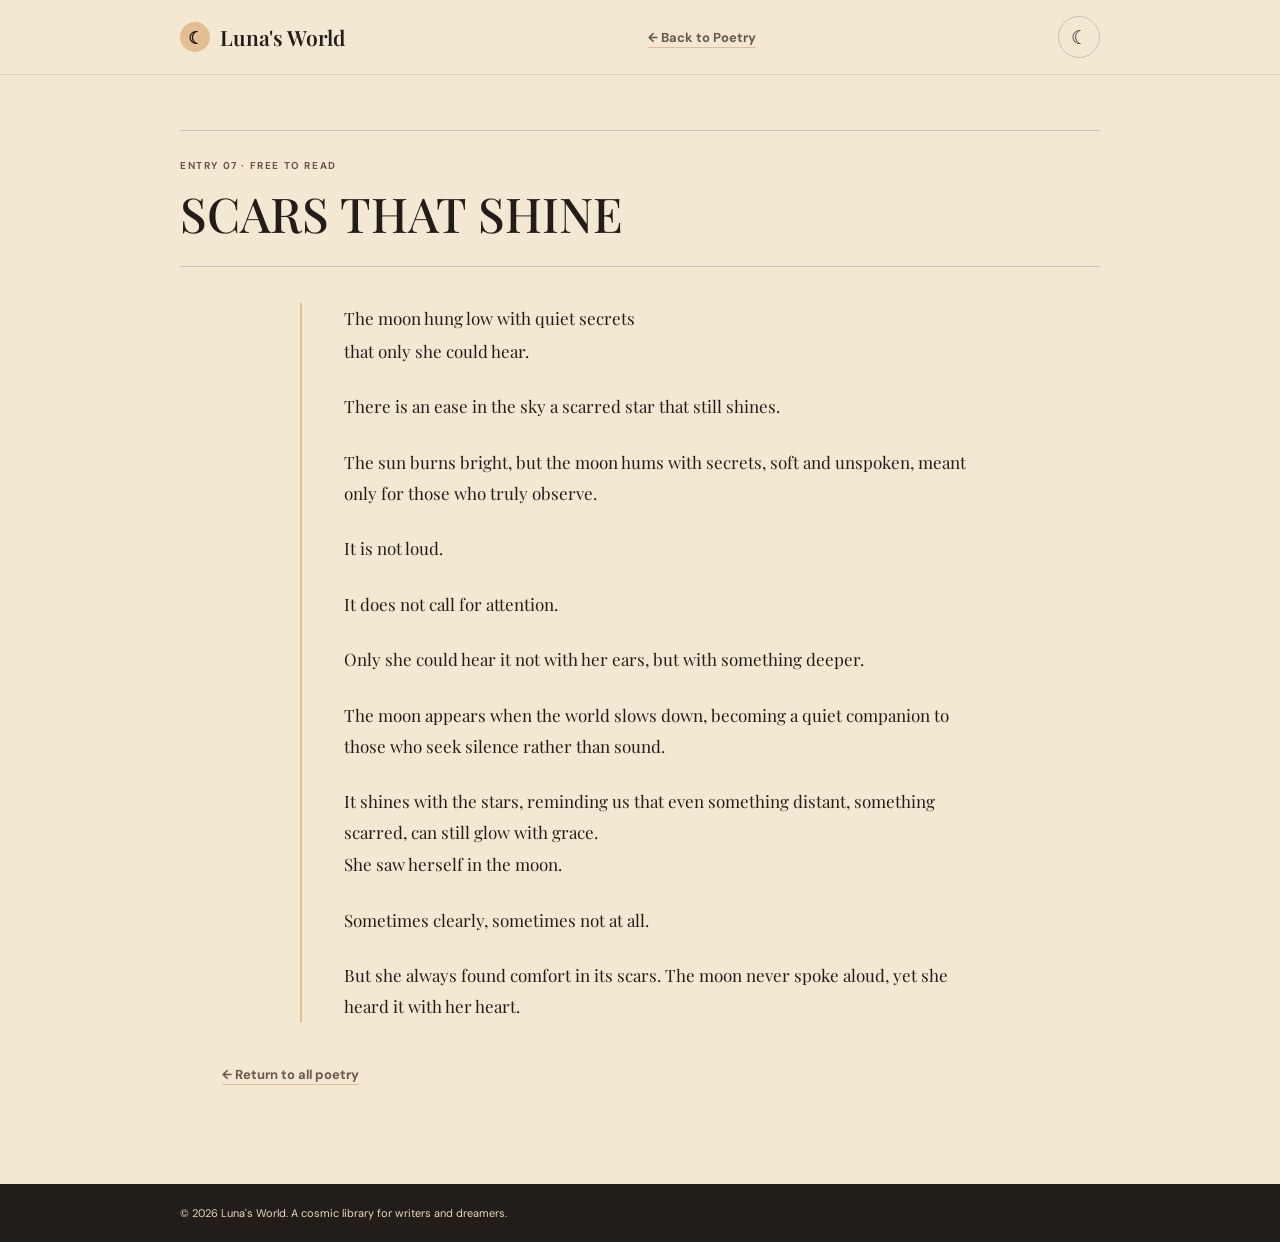
<file: poem-07.html>
<!doctype html>
<html lang="en">
<head>
  <meta charset="utf-8">
  <meta name="viewport" content="width=device-width, initial-scale=1">
  <meta name="theme-color" content="#f3e8d2">
  <script src="theme.js"></script>
  <meta name="description" content="Read Scars That Shine by Luna.">
  <title>Scars That Shine | Luna's World</title>
  <link rel="preconnect" href="https://fonts.googleapis.com">
  <link rel="preconnect" href="https://fonts.gstatic.com" crossorigin>
  <link href="https://fonts.googleapis.com/css2?family=DM+Sans:wght@400;500;600;700&family=Playfair+Display:ital,wght@0,500;0,600;0,700;1,500;1,600&display=swap" rel="stylesheet">
  <style>
    :root {
      color-scheme: light;
      --brown: #6b574a;
      --peach: #e4bd91;
      --cream: #dfd6b9;
      --soft-gray: #c5c1c0;
      --olive: #6d6f3a;
      --charcoal: #353535;
      --paper: #f3e8d2;
      --serif: "Playfair Display", Georgia, serif;
      --sans: "DM Sans", sans-serif;
    }

    *, *::before, *::after { box-sizing: border-box; }
    html { scroll-behavior: smooth; }
    body { margin: 0; background: var(--paper); color: var(--charcoal); font-family: var(--sans); }
    a { color: inherit; }
    .wrap { width: min(920px, calc(100% - 48px)); margin-inline: auto; }
    .topbar { position: sticky; z-index: 2; top: 0; border-bottom: 1px solid rgb(53 53 53 / 12%); background: rgb(243 232 210 / 94%); backdrop-filter: blur(14px); }
    .nav { min-height: 74px; display: flex; align-items: center; justify-content: space-between; gap: 20px; }
    .brand { display: inline-flex; align-items: center; gap: 10px; font: 600 21px var(--serif); text-decoration: none; }
    .brand-mark { width: 30px; height: 30px; display: grid; place-items: center; border-radius: 50%; background: var(--peach); color: var(--charcoal); font-size: 17px; }
    .back-link { color: var(--brown); font-size: 13px; font-weight: 700; text-decoration-color: var(--peach); text-underline-offset: 5px; }
    main { padding-block: 55px 100px; }
    .poem-heading { margin-bottom: 36px; padding-block: 28px 25px; border-block: 1px solid var(--soft-gray); }
    .poem-number { display: block; margin-bottom: 13px; color: var(--brown); font-size: 10px; font-weight: 700; letter-spacing: 1.6px; }
    h1 { max-width: 720px; margin: 0; font: 500 clamp(32px, 6vw, 48px)/1.17 var(--serif); text-transform: uppercase; }
    .poem-body { max-width: 680px; margin-inline: auto; padding-left: clamp(18px, 4vw, 42px); border-left: 2px solid var(--peach); }
    .poem-body p { margin: 0 0 25px; color: var(--charcoal); font: 400 17px/1.8 var(--serif); }
    .poem-body p:last-child { margin-bottom: 0; }
    .poem-body br { content: ""; display: block; margin-top: 2px; }
    .poem-return { display: inline-block; margin: 44px 0 0 clamp(18px, 4vw, 42px); color: var(--brown); font-size: 13px; font-weight: 700; text-decoration-color: var(--peach); text-underline-offset: 5px; }
    footer { padding-block: 22px; background: var(--charcoal); color: var(--paper); }
    footer p { margin: 0; color: var(--cream); font-size: 11px; }
    @media (max-width: 600px) {
      .wrap { width: min(100% - 36px, 520px); }
      .nav { min-height: 66px; }
      .brand { font-size: 19px; }
      main { padding-block: 39px 75px; }
      .poem-heading { margin-bottom: 28px; padding-block: 22px; }
      .poem-body { padding-left: 17px; }
      .poem-body p { font-size: 16px; line-height: 1.75; }
      .poem-return { margin-left: 17px; }
    }
  </style>
  <link rel="stylesheet" href="theme.css">
</head>
<body>
  <header class="topbar">
    <nav class="nav wrap" aria-label="Poem navigation">
      <a class="brand" href="index.html#home"><span class="brand-mark" aria-hidden="true">☾</span> Luna's World</a>
      <a class="back-link" href="index.html#poetry">← Back to Poetry</a>
      <button class="theme-toggle" id="theme-toggle" type="button" aria-label="Switch to dark theme" aria-pressed="false" title="Switch to dark theme">☾</button>
    </nav>
  </header>
  <main class="wrap">
    <article aria-labelledby="poem-scars-title">
      <header class="poem-heading">
        <span class="poem-number">ENTRY 07 · FREE TO READ</span>
        <h1 id="poem-scars-title">SCARS THAT SHINE</h1>
      </header>
      <div class="poem-body">
        <p>The moon hung low with quiet secrets<br>
that only she could hear.</p>
        <p>There is an ease in the sky a scarred star that still shines.</p>
        <p>The sun burns bright, but the moon hums with secrets, soft and unspoken, meant only for those who truly observe.</p>
        <p>It is not loud.</p>
        <p>It does not call for attention.</p>
        <p>Only she could hear it not with her ears, but with something deeper.</p>
        <p>The moon appears when the world slows down, becoming a quiet companion to those who seek silence rather than sound.</p>
        <p>It shines with the stars, reminding us that even something distant, something scarred, can still glow with grace.<br>
She saw herself in the moon.</p>
        <p>Sometimes clearly, sometimes not at all.</p>
        <p>But she always found comfort in its scars. The moon never spoke aloud, yet she heard it with her heart.</p>
      </div>
      <a class="poem-return" href="index.html#poetry">← Return to all poetry</a>
    </article>
  </main>
  <footer><div class="wrap"><p>© 2026 Luna's World. A cosmic library for writers and dreamers.</p></div></footer>
</body>
</html>
</file>
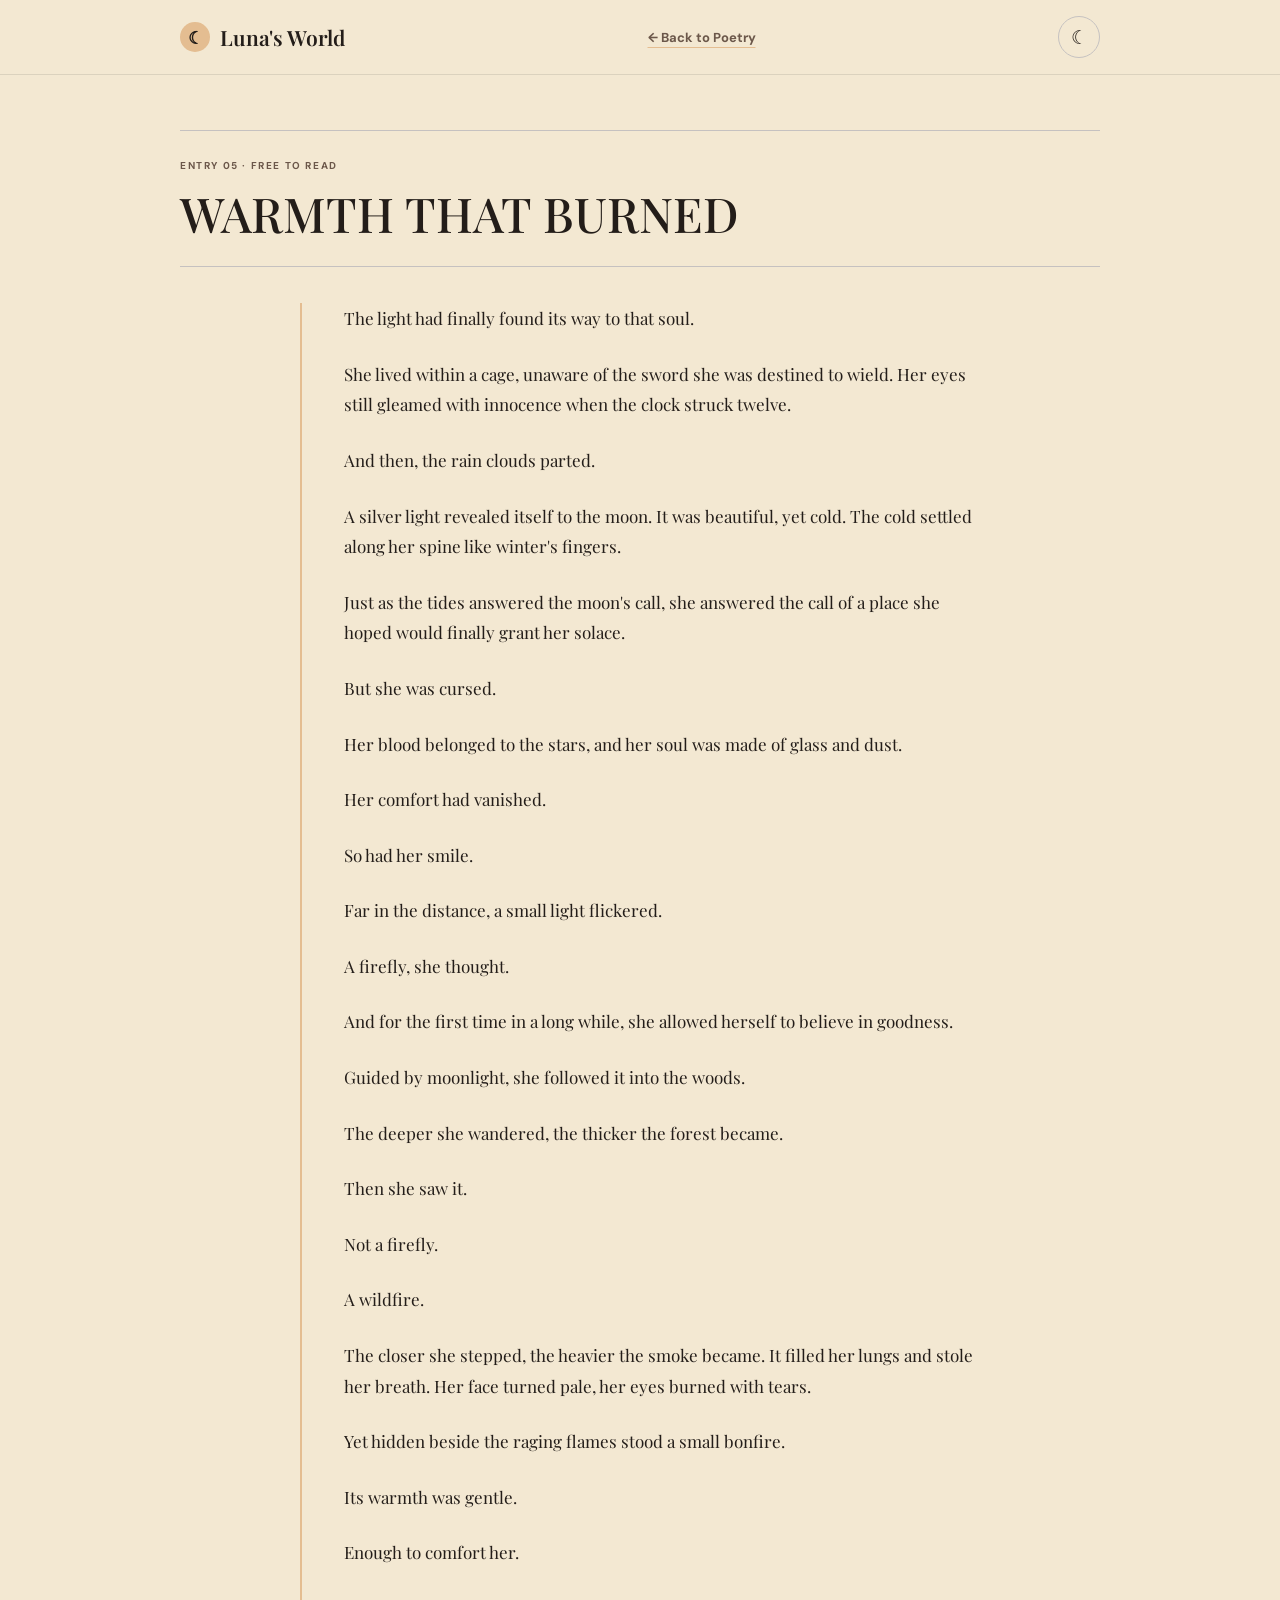
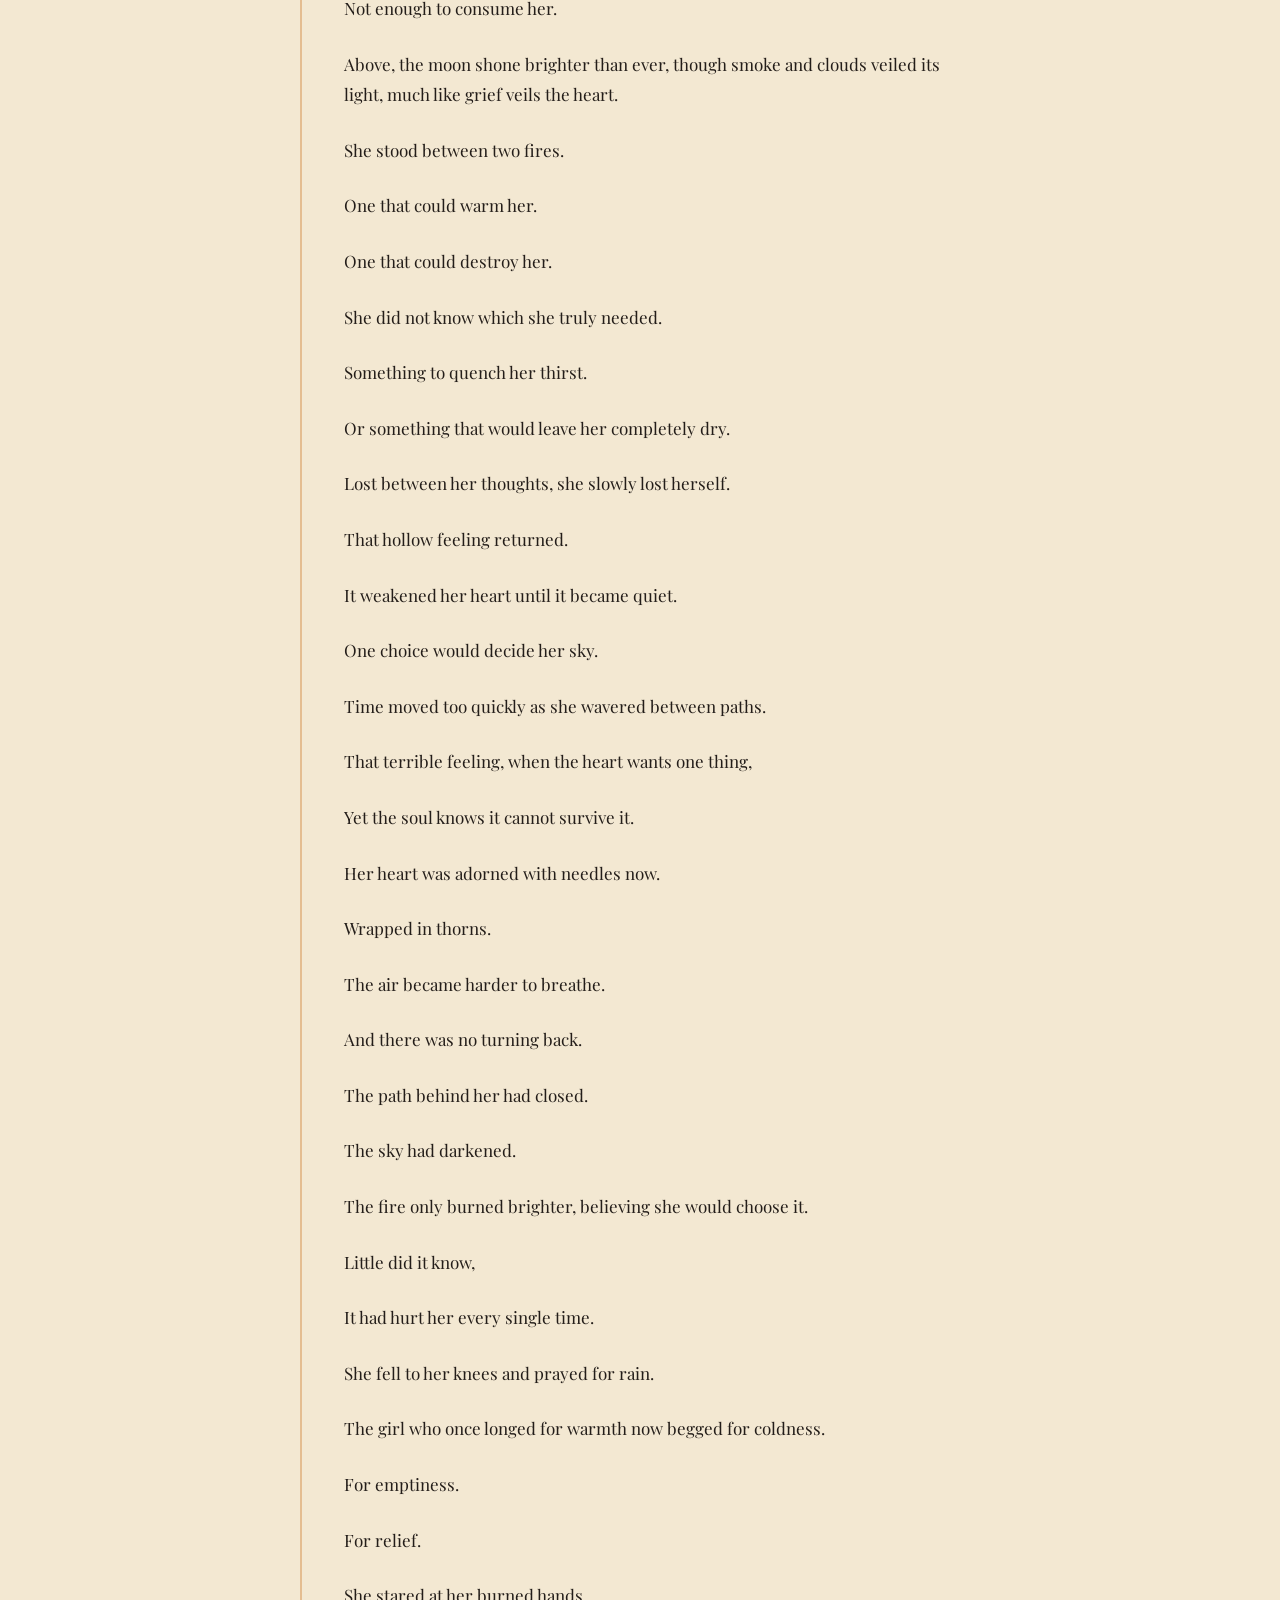
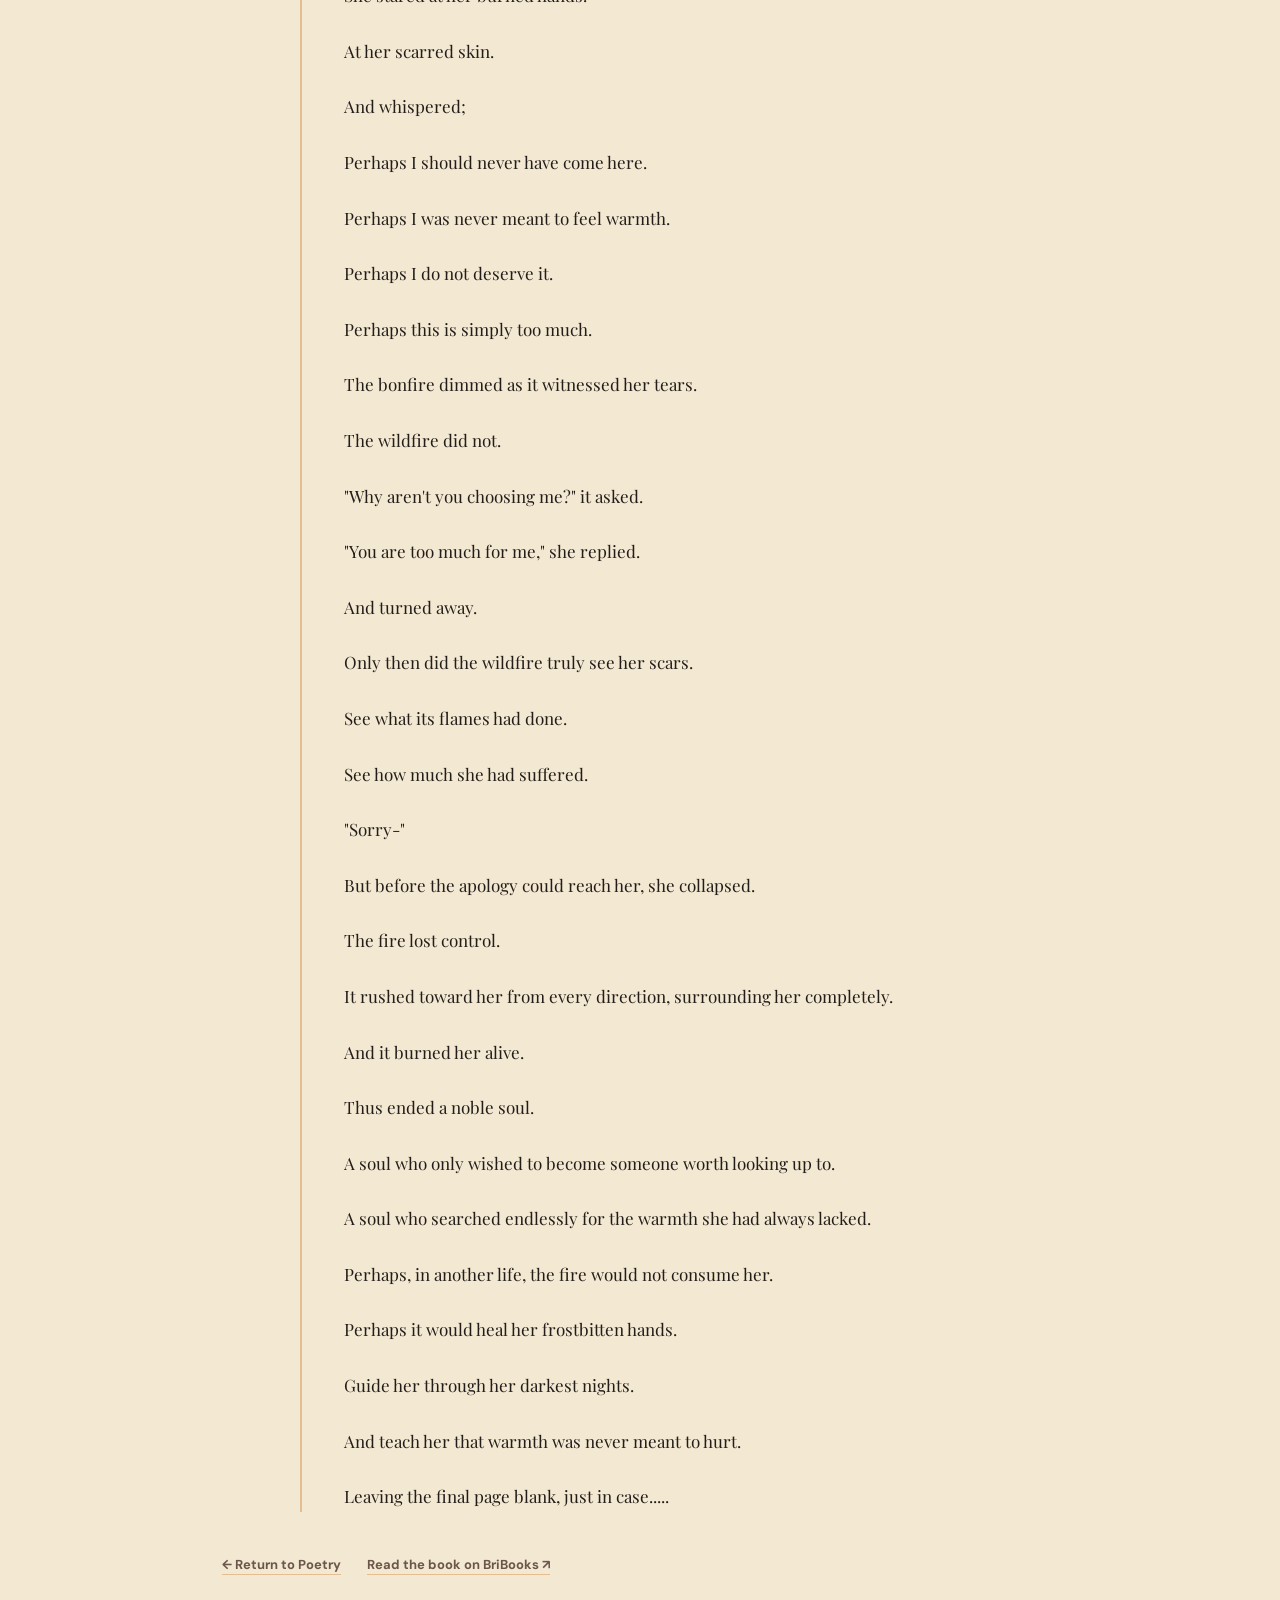
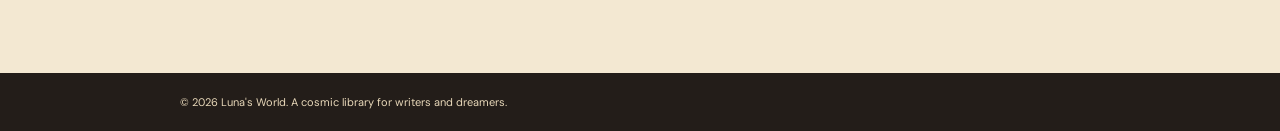
<file: warmth-that-burned.html>
<!doctype html>
<html lang="en">
<head>
  <meta charset="utf-8">
  <meta name="viewport" content="width=device-width, initial-scale=1">
  <meta name="theme-color" content="#f3e8d2">
  <script src="theme.js"></script>
  <meta name="description" content="Read Warmth that burned by Luna.">
  <title>Warmth that burned | Luna's World</title>
  <link rel="preconnect" href="https://fonts.googleapis.com">
  <link rel="preconnect" href="https://fonts.gstatic.com" crossorigin>
  <link href="https://fonts.googleapis.com/css2?family=DM+Sans:wght@400;500;600;700&family=Playfair+Display:ital,wght@0,500;0,600;0,700;1,500;1,600&display=swap" rel="stylesheet">
  <style>
    :root {
      color-scheme: light;
      --brown: #6b574a;
      --peach: #e4bd91;
      --cream: #dfd6b9;
      --soft-gray: #c5c1c0;
      --charcoal: #353535;
      --paper: #f3e8d2;
      --serif: "Playfair Display", Georgia, serif;
      --sans: "DM Sans", sans-serif;
    }

    *, *::before, *::after { box-sizing: border-box; }
    html { scroll-behavior: smooth; }
    body { margin: 0; background: var(--paper); color: var(--charcoal); font-family: var(--sans); }
    a { color: inherit; }
    .wrap { width: min(920px, calc(100% - 48px)); margin-inline: auto; }
    .topbar { position: sticky; z-index: 2; top: 0; border-bottom: 1px solid rgb(53 53 53 / 12%); background: rgb(243 232 210 / 94%); backdrop-filter: blur(14px); }
    .nav { min-height: 74px; display: flex; align-items: center; justify-content: space-between; gap: 20px; }
    .brand { display: inline-flex; align-items: center; gap: 10px; font: 600 21px var(--serif); text-decoration: none; }
    .brand-mark { width: 30px; height: 30px; display: grid; place-items: center; border-radius: 50%; background: var(--peach); color: var(--charcoal); font-size: 17px; }
    .back-link, .book-link { color: var(--brown); font-size: 13px; font-weight: 700; text-decoration-color: var(--peach); text-underline-offset: 5px; }
    main { padding-block: 55px 100px; }
    .poem-heading { margin-bottom: 36px; padding-block: 28px 25px; border-block: 1px solid var(--soft-gray); }
    .poem-number { display: block; margin-bottom: 13px; color: var(--brown); font-size: 10px; font-weight: 700; letter-spacing: 1.6px; }
    h1 { max-width: 720px; margin: 0; font: 500 clamp(32px, 6vw, 48px)/1.17 var(--serif); text-transform: uppercase; }
    .poem-body { max-width: 680px; margin-inline: auto; padding-left: clamp(18px, 4vw, 42px); border-left: 2px solid var(--peach); }
    .poem-body p { margin: 0 0 25px; color: var(--charcoal); font: 400 17px/1.8 var(--serif); }
    .poem-body p:last-child { margin-bottom: 0; }
    .poem-body strong { font-weight: 600; }
    .poem-actions { display: flex; flex-wrap: wrap; gap: 18px 26px; margin: 44px 0 0 clamp(18px, 4vw, 42px); }
    footer { padding-block: 22px; background: var(--charcoal); color: var(--paper); }
    footer p { margin: 0; color: var(--cream); font-size: 11px; }
    @media (max-width: 600px) {
      .wrap { width: min(100% - 36px, 520px); }
      .nav { min-height: 66px; }
      .brand { font-size: 19px; }
      main { padding-block: 39px 75px; }
      .poem-heading { margin-bottom: 28px; padding-block: 22px; }
      .poem-body { padding-left: 17px; }
      .poem-body p { font-size: 16px; line-height: 1.75; }
      .poem-actions { margin-left: 17px; }
    }
  </style>
  <link rel="stylesheet" href="theme.css">
</head>
<body>
  <header class="topbar">
    <nav class="nav wrap" aria-label="Poem navigation">
      <a class="brand" href="index.html#home"><span class="brand-mark" aria-hidden="true">☾</span> Luna's World</a>
      <a class="back-link" href="index.html#poetry">← Back to Poetry</a>
      <button class="theme-toggle" id="theme-toggle" type="button" aria-label="Switch to dark theme" aria-pressed="false" title="Switch to dark theme">☾</button>
    </nav>
  </header>
  <main class="wrap">
    <article aria-labelledby="poem-title">
      <header class="poem-heading">
        <span class="poem-number">ENTRY 05 · FREE TO READ</span>
        <h1 id="poem-title">Warmth that burned</h1>
      </header>
      <div class="poem-body">
        <p>The light had finally found its way to that soul.</p>
        <p>She lived within a cage, unaware of the sword she was destined to wield. Her eyes still gleamed with innocence when the clock struck twelve.</p>
        <p>And then, the rain clouds parted.</p>
        <p>A silver light revealed itself to the moon. It was beautiful, yet cold. The cold settled along her spine like winter's fingers.</p>
        <p>Just as the tides answered the moon's call, she answered the call of a place she hoped would finally grant her solace.</p>
        <p>But she was cursed.</p>
        <p>Her blood belonged to the stars, and her soul was made of glass and dust.</p>
        <p>Her comfort had vanished.</p>
        <p>So had her smile.</p>
        <p>Far in the distance, a small light flickered.</p>
        <p>A firefly, she thought.</p>
        <p>And for the first time in a long while, she allowed herself to believe in goodness.</p>
        <p>Guided by moonlight, she followed it into the woods.</p>
        <p>The deeper she wandered, the thicker the forest became.</p>
        <p>Then she saw it.</p>
        <p>Not a firefly.</p>
        <p>A wildfire.</p>
        <p>The closer she stepped, the heavier the smoke became. It filled her lungs and stole her breath. Her face turned pale, her eyes burned with tears.</p>
        <p>Yet hidden beside the raging flames stood a small bonfire.</p>
        <p>Its warmth was gentle.</p>
        <p>Enough to comfort her.</p>
        <p>Not enough to consume her.</p>
        <p>Above, the moon shone brighter than ever, though smoke and clouds veiled its light, much like grief veils the heart.</p>
        <p>She stood between two fires.</p>
        <p>One that could warm her.</p>
        <p>One that could destroy her.</p>
        <p>She did not know which she truly needed.</p>
        <p>Something to quench her thirst.</p>
        <p>Or something that would leave her completely dry.</p>
        <p>Lost between her thoughts, she slowly lost herself.</p>
        <p>That hollow feeling returned.</p>
        <p>It weakened her heart until it became quiet.</p>
        <p>One choice would decide her sky.</p>
        <p>Time moved too quickly as she wavered between paths.</p>
        <p>That terrible feeling, when the heart wants one thing,</p>
        <p>Yet the soul knows it cannot survive it.</p>
        <p>Her heart was adorned with needles now.</p>
        <p>Wrapped in thorns.</p>
        <p>The air became harder to breathe.</p>
        <p>And there was no turning back.</p>
        <p>The path behind her had closed.</p>
        <p>The sky had darkened.</p>
        <p>The fire only burned brighter, believing she would choose it.</p>
        <p>Little did it know,</p>
        <p>It had hurt her every single time.</p>
        <p>She fell to her knees and prayed for rain.</p>
        <p>The girl who once longed for warmth now begged for coldness.</p>
        <p>For emptiness.</p>
        <p>For relief.</p>
        <p>She stared at her burned hands.</p>
        <p>At her scarred skin.</p>
        <p>And whispered;</p>
        <p>Perhaps I should never have come here.</p>
        <p>Perhaps I was never meant to feel warmth.</p>
        <p>Perhaps I do not deserve it.</p>
        <p>Perhaps this is simply too much.</p>
        <p>The bonfire dimmed as it witnessed her tears.</p>
        <p>The wildfire did not.</p>
        <p>"Why aren't you choosing me?" it asked.</p>
        <p>"You are too much for me," she replied.</p>
        <p>And turned away.</p>
        <p>Only then did the wildfire truly see her scars.</p>
        <p>See what its flames had done.</p>
        <p>See how much she had suffered.</p>
        <p>"Sorry-"</p>
        <p>But before the apology could reach her, she collapsed.</p>
        <p>The fire lost control.</p>
        <p>It rushed toward her from every direction, surrounding her completely.</p>
        <p>And it burned her alive.</p>
        <p>Thus ended a noble soul.</p>
        <p>A soul who only wished to become someone worth looking up to.</p>
        <p>A soul who searched endlessly for the warmth she had always lacked.</p>
        <p>Perhaps, in another life, the fire would not consume her.</p>
        <p>Perhaps it would heal her frostbitten hands.</p>
        <p>Guide her through her darkest nights.</p>
        <p>And teach her that warmth was never meant to hurt.</p>
        <p>Leaving the final page blank, just in case.....</p>
      </div>
      <div class="poem-actions">
        <a class="back-link" href="index.html#poetry">← Return to Poetry</a>
        <a class="book-link" href="https://www.bribooks.com/bookstore/warmth-that-burned-by-luna/" target="_blank" rel="noopener noreferrer">Read the book on BriBooks ↗</a>
      </div>
    </article>
  </main>
  <footer><div class="wrap"><p>© 2026 Luna's World. A cosmic library for writers and dreamers.</p></div></footer>
</body>
</html>
</file>
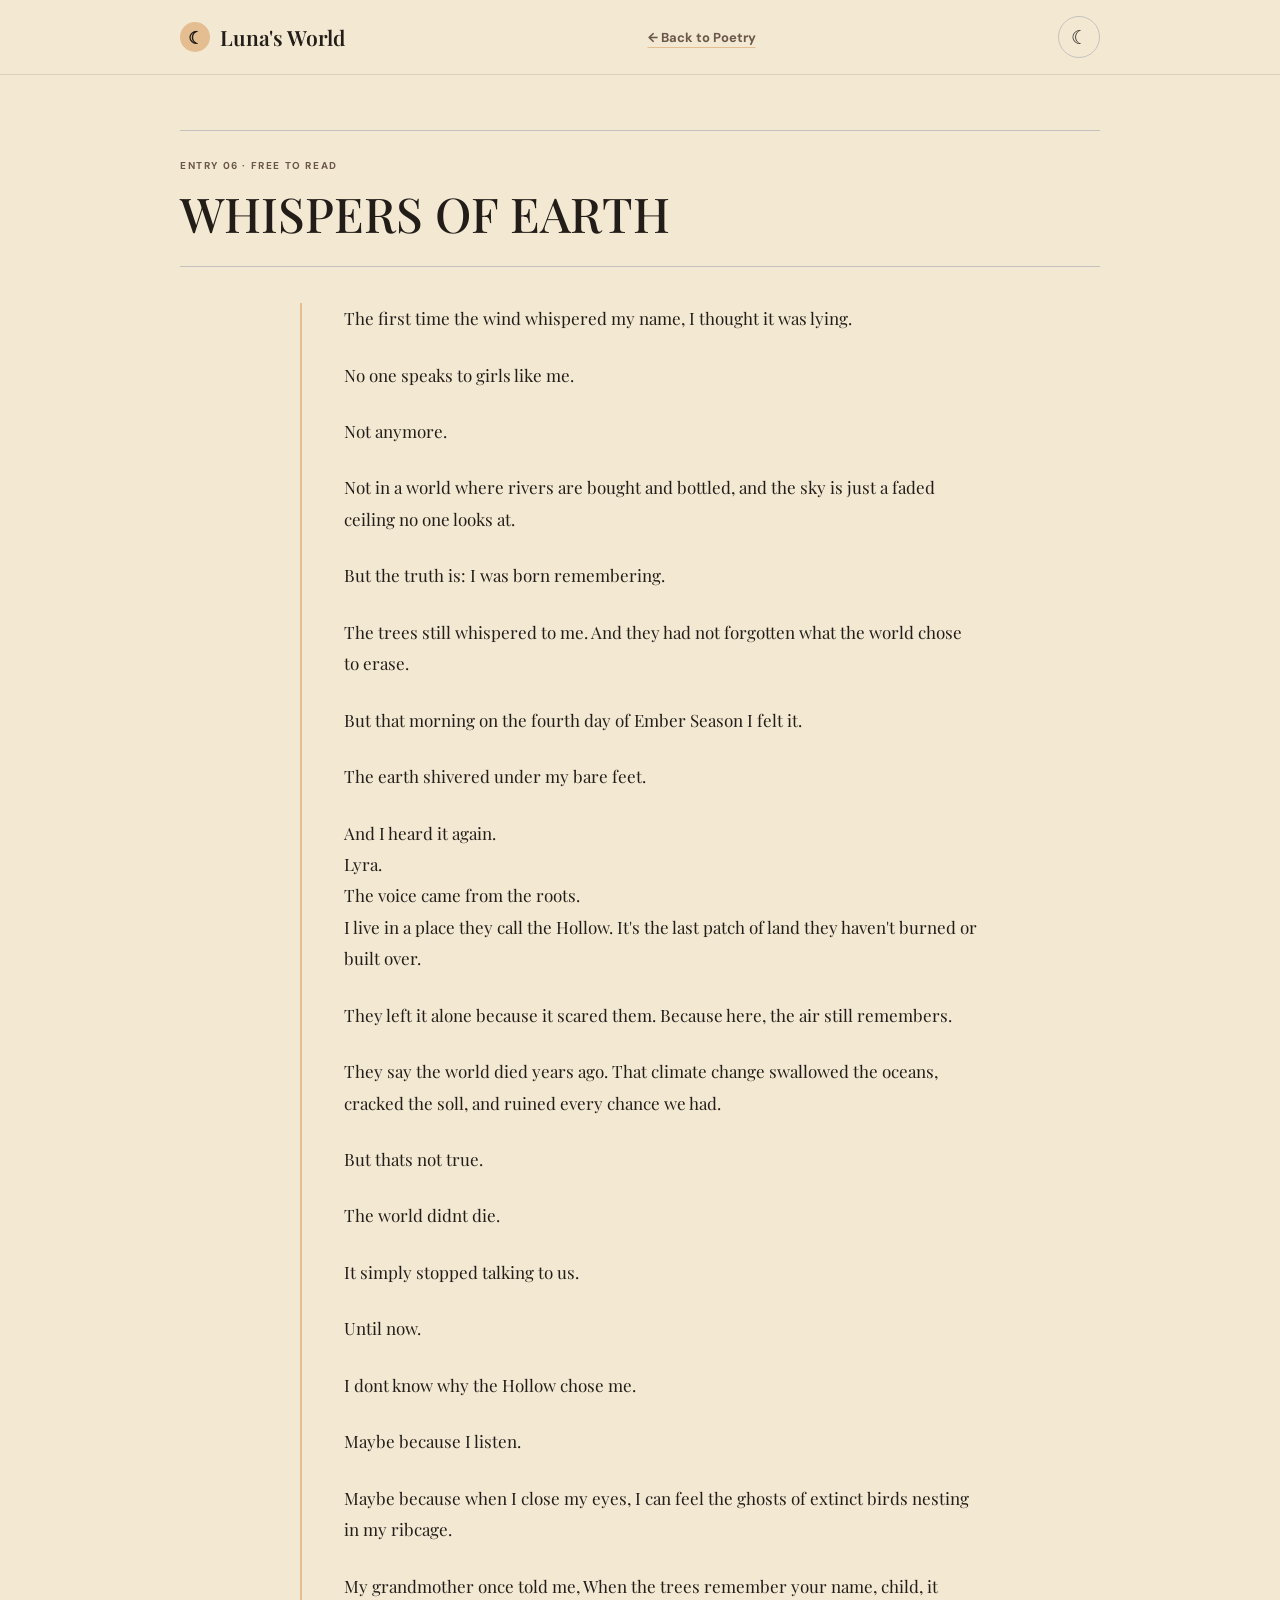
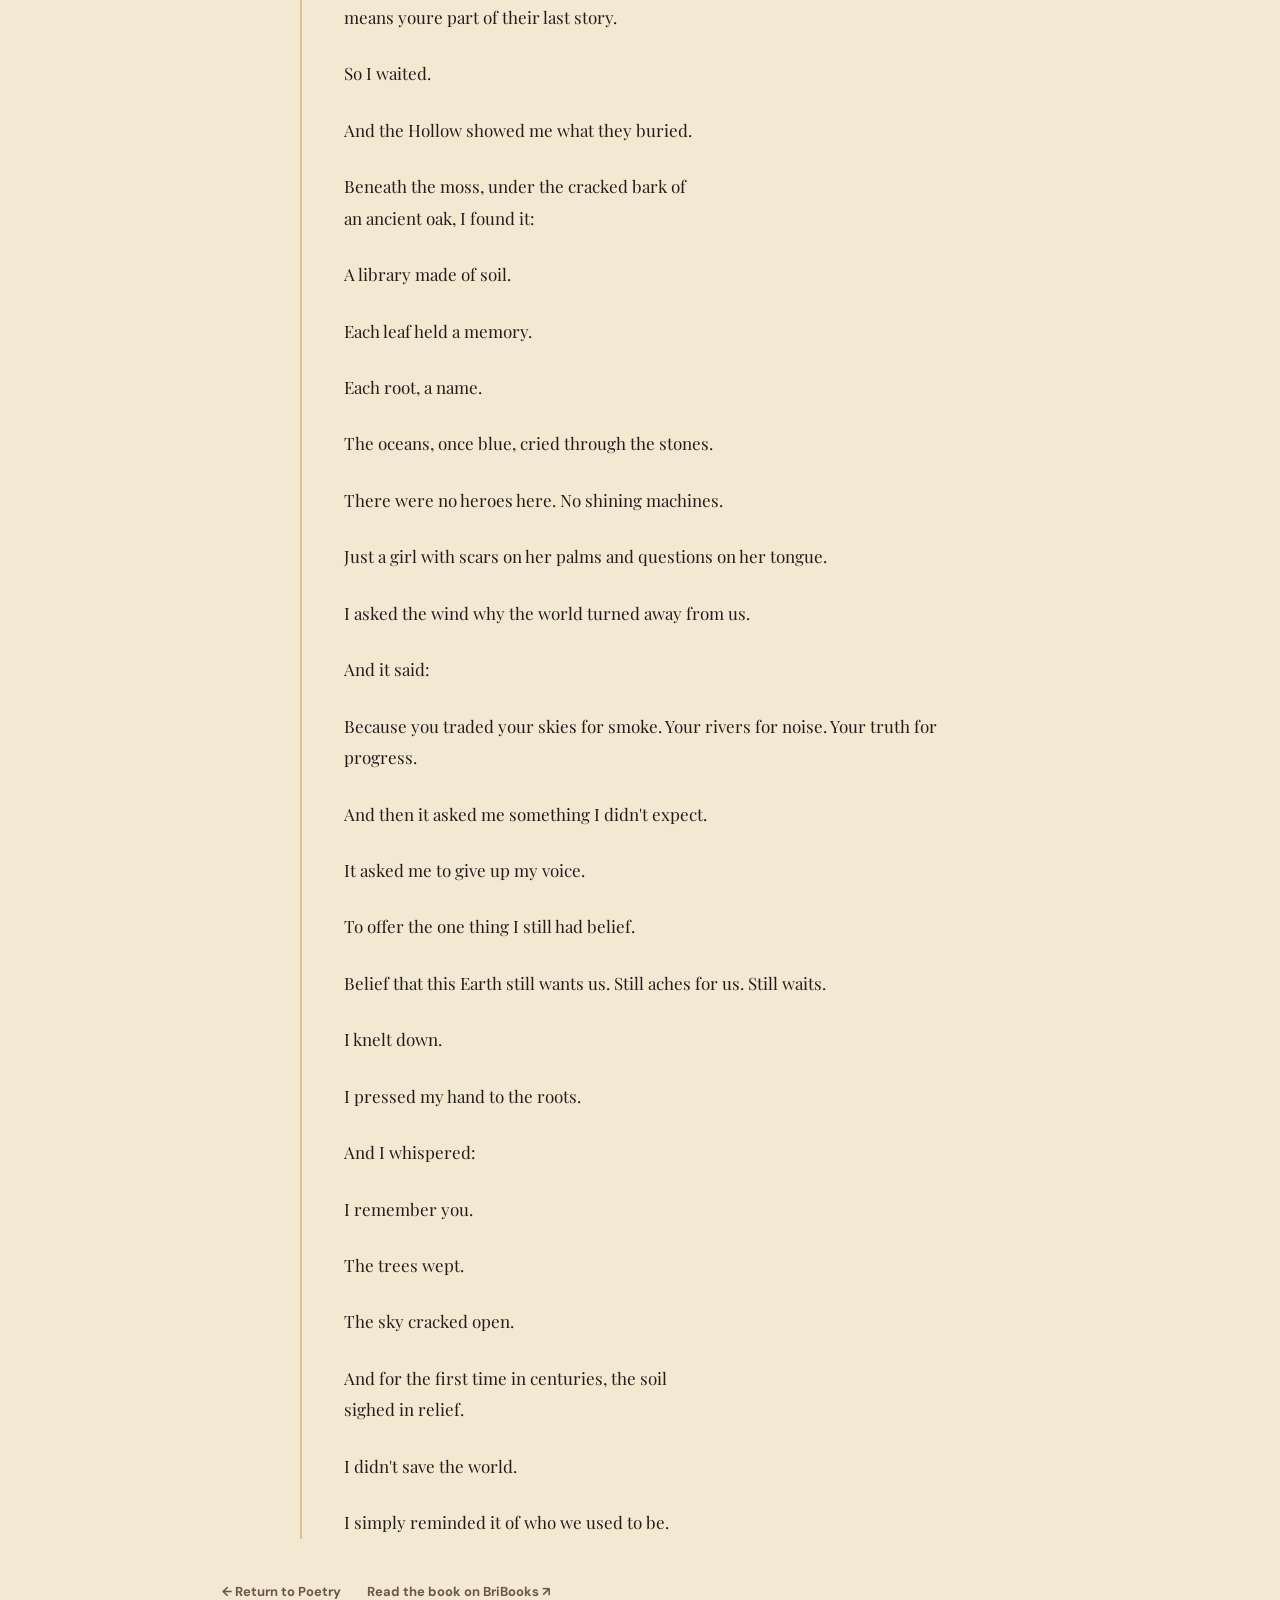
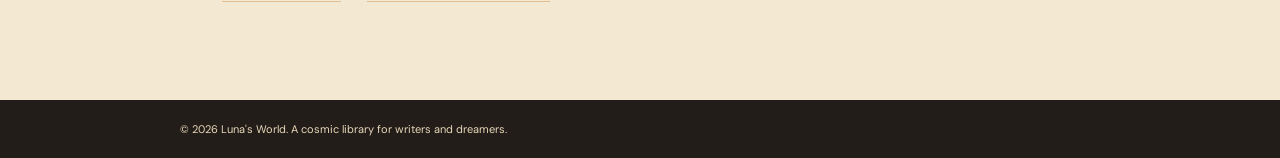
<file: whispers-of-earth.html>
<!doctype html>
<html lang="en">
<head>
  <meta charset="utf-8">
  <meta name="viewport" content="width=device-width, initial-scale=1">
  <meta name="theme-color" content="#f3e8d2">
  <script src="theme.js"></script>
  <meta name="description" content="Read an excerpt from Whispers of Earth by Luna.">
  <title>Whispers of Earth | Luna's World</title>
  <link rel="preconnect" href="https://fonts.googleapis.com">
  <link rel="preconnect" href="https://fonts.gstatic.com" crossorigin>
  <link href="https://fonts.googleapis.com/css2?family=DM+Sans:wght@400;500;600;700&family=Playfair+Display:ital,wght@0,500;0,600;0,700;1,500;1,600&display=swap" rel="stylesheet">
  <style>
    :root {
      color-scheme: light;
      --brown: #6b574a;
      --peach: #e4bd91;
      --cream: #dfd6b9;
      --soft-gray: #c5c1c0;
      --charcoal: #353535;
      --paper: #f3e8d2;
      --ink-soft: #57534f;
      --serif: "Playfair Display", Georgia, serif;
      --sans: "DM Sans", sans-serif;
    }

    *, *::before, *::after { box-sizing: border-box; }
    html { scroll-behavior: smooth; }
    body { margin: 0; background: var(--paper); color: var(--charcoal); font-family: var(--sans); }
    a { color: inherit; }
    .wrap { width: min(920px, calc(100% - 48px)); margin-inline: auto; }
    .topbar { position: sticky; z-index: 2; top: 0; border-bottom: 1px solid rgb(53 53 53 / 12%); background: rgb(243 232 210 / 94%); backdrop-filter: blur(14px); }
    .nav { min-height: 74px; display: flex; align-items: center; justify-content: space-between; gap: 20px; }
    .brand { display: inline-flex; align-items: center; gap: 10px; font: 600 21px var(--serif); text-decoration: none; }
    .brand-mark { width: 30px; height: 30px; display: grid; place-items: center; border-radius: 50%; background: var(--peach); color: var(--charcoal); font-size: 17px; }
    .back-link, .book-link { color: var(--brown); font-size: 13px; font-weight: 700; text-decoration-color: var(--peach); text-underline-offset: 5px; }
    main { padding-block: 55px 100px; }
    .story-heading { margin-bottom: 36px; padding-block: 28px 25px; border-block: 1px solid var(--soft-gray); }
    .eyebrow { display: block; margin-bottom: 13px; color: var(--brown); font-size: 10px; font-weight: 700; letter-spacing: 1.6px; }
    h1 { max-width: 720px; margin: 0; font: 500 clamp(32px, 6vw, 48px)/1.17 var(--serif); text-transform: uppercase; }
    .story-body { max-width: 680px; margin-inline: auto; padding-left: clamp(18px, 4vw, 42px); border-left: 2px solid var(--peach); }
    .story-body p { margin: 0 0 25px; color: var(--charcoal); font: 400 17px/1.85 var(--serif); }
    .story-body p:last-child { margin-bottom: 0; }
    .story-actions { display: flex; flex-wrap: wrap; gap: 18px 26px; margin: 44px 0 0 clamp(18px, 4vw, 42px); }
    footer { padding-block: 22px; background: var(--charcoal); color: var(--paper); }
    footer p { margin: 0; color: var(--cream); font-size: 11px; }
    @media (max-width: 600px) {
      .wrap { width: min(100% - 36px, 520px); }
      .nav { min-height: 66px; }
      .brand { font-size: 19px; }
      main { padding-block: 39px 75px; }
      .story-heading { margin-bottom: 28px; padding-block: 22px; }
      .story-body { padding-left: 17px; }
      .story-body p { font-size: 16px; line-height: 1.75; }
      .story-actions { margin-left: 17px; }
    }
  </style>
  <link rel="stylesheet" href="theme.css">
</head>
<body>
  <header class="topbar">
    <nav class="nav wrap" aria-label="Story navigation">
      <a class="brand" href="index.html#home"><span class="brand-mark" aria-hidden="true">☾</span> Luna's World</a>
      <a class="back-link" href="index.html#poetry">← Back to Poetry</a>
      <button class="theme-toggle" id="theme-toggle" type="button" aria-label="Switch to dark theme" aria-pressed="false" title="Switch to dark theme">☾</button>
    </nav>
  </header>
  <main class="wrap">
    <article aria-labelledby="story-title">
      <header class="story-heading">
        <span class="eyebrow">ENTRY 06 · FREE TO READ</span>
        <h1 id="story-title">Whispers of Earth</h1>
      </header>
      <div class="story-body">
        <p>The first time the wind whispered my name, I thought it was lying.</p>
        <p>No one speaks to girls like me.</p>
        <p>Not anymore.</p>
        <p>Not in a world where rivers are bought and bottled, and the sky is just a faded ceiling no one looks at.</p>
        <p>But the truth is: I was born remembering.</p>
        <p>The trees still whispered to me. And they had not forgotten what the world chose to erase.</p>
        <p>But that morning on the fourth day of Ember Season I felt it.</p>
        <p>The earth shivered under my bare feet.</p>
        <p>And I heard it again.<br>
Lyra.<br>
The voice came from the roots.<br>
I live in a place they call the Hollow. It's the last patch of land they haven't burned or built over.</p>
        <p>They left it alone because it scared them. Because here, the air still remembers.</p>
        <p>They say the world died years ago. That climate change swallowed the oceans, cracked the soll, and ruined every chance we had.</p>
        <p>But thats not true.</p>
        <p>The world didnt die.</p>
        <p>It simply stopped talking to us.</p>
        <p>Until now.</p>
        <p>I dont know why the Hollow chose me.</p>
        <p>Maybe because I listen.</p>
        <p>Maybe because when I close my eyes, I can feel the ghosts of extinct birds nesting in my ribcage.</p>
        <p>My grandmother once told me, When the trees remember your name, child, it means youre part of their last story.</p>
        <p>So I waited.</p>
        <p>And the Hollow showed me what they buried.</p>
        <p>Beneath the moss, under the cracked bark of<br>
an ancient oak, I found it:</p>
        <p>A library made of soil.</p>
        <p>Each leaf held a memory.</p>
        <p>Each root, a name.</p>
        <p>The oceans, once blue, cried through the stones.</p>
        <p>There were no heroes here. No shining machines.</p>
        <p>Just a girl with scars on her palms and questions on her tongue.</p>
        <p>I asked the wind why the world turned away from us.</p>
        <p>And it said:</p>
        <p>Because you traded your skies for smoke. Your rivers for noise. Your truth for progress.</p>
        <p>And then it asked me something I didn't expect.</p>
        <p>It asked me to give up my voice.</p>
        <p>To offer the one thing I still had belief.</p>
        <p>Belief that this Earth still wants us. Still aches for us. Still waits.</p>
        <p>I knelt down.</p>
        <p>I pressed my hand to the roots.</p>
        <p>And I whispered:</p>
        <p>I remember you.</p>
        <p>The trees wept.</p>
        <p>The sky cracked open.</p>
        <p>And for the first time in centuries, the soil<br>
sighed in relief.</p>
        <p>I didn't save the world.</p>
        <p>I simply reminded it of who we used to be.</p>
      </div>
      <div class="story-actions">
        <a class="back-link" href="index.html#poetry">← Return to Poetry</a>
        <a class="book-link" href="https://www.bribooks.com/bookstore/whispers-of-earth-by-luna/" target="_blank" rel="noopener noreferrer">Read the book on BriBooks ↗</a>
      </div>
    </article>
  </main>
  <footer><div class="wrap"><p>© 2026 Luna's World. A cosmic library for writers and dreamers.</p></div></footer>
</body>
</html>
</file>
<file: theme.css>
/* ==========================================================================
   LUNA'S WORLD — SHARED THEME & COMPONENT STYLES
   Ensures seamless light & dark themes across all poem & story subpages
   ========================================================================== */

/* Light Mode Creamy Background & Variables */
:root {
  --bg: #f3e8d2;
  --paper: #f3e8d2;
  --card-bg: #faf1de;
  --card-alt: #efe1c4;
  --cream: #e8d8b9;
  --charcoal: #231d19;
  --ink: #231d19;
  --ink-soft: #5c5045;
  --ink-muted: #8c7e70;
}

body {
  background-color: var(--paper);
  color: var(--charcoal);
}

.topbar {
  background: rgba(243, 232, 210, 0.94);
}

/* Dark Mode Variables & Resets */
html[data-theme="dark"] {
  color-scheme: dark;
  --bg: #141211;
  --paper: #141211;
  --card-bg: #1e1b19;
  --card-alt: #26221f;
  
  --charcoal: #f8f5ee;
  --ink: #f8f5ee;
  --ink-soft: #cec4b7;
  --ink-muted: #968c80;

  --brown: #e4bd91;
  --peach: #e8c69f;
  --cream: #362d25;
  --olive: #a6a870;
  --soft-gray: rgba(228, 189, 145, 0.15);
  --line: rgba(255, 255, 255, 0.08);
}

/* Global Dark Mode Overrides */
html[data-theme="dark"] body {
  background-color: var(--paper);
  color: var(--charcoal);
}

html[data-theme="dark"] .topbar {
  background: rgba(20, 18, 17, 0.92);
  border-bottom: 1px solid var(--line);
}

html[data-theme="dark"] .brand {
  color: var(--charcoal);
}

html[data-theme="dark"] .brand-mark {
  background: var(--peach);
  color: #221a16;
}

html[data-theme="dark"] .back-link,
html[data-theme="dark"] .poem-return {
  color: var(--peach);
}

html[data-theme="dark"] .back-link:hover,
html[data-theme="dark"] .poem-return:hover {
  color: #ffffff;
}

html[data-theme="dark"] .poem-heading,
html[data-theme="dark"] .story-heading {
  border-block-color: var(--line);
}

html[data-theme="dark"] .poem-number,
html[data-theme="dark"] .eyebrow {
  color: var(--peach);
}

html[data-theme="dark"] h1 {
  color: var(--charcoal);
}

html[data-theme="dark"] .poem-body,
html[data-theme="dark"] .story-body {
  border-left-color: var(--peach);
}

html[data-theme="dark"] .poem-body p,
html[data-theme="dark"] .story-body p {
  color: var(--charcoal);
}

html[data-theme="dark"] footer {
  background: #100e0d;
  border-top: 1px solid var(--line);
  color: var(--ink-soft);
}

html[data-theme="dark"] footer p {
  color: var(--ink-muted);
}

/* Unified Theme Toggle Button */
.theme-toggle {
  width: 42px;
  height: 42px;
  display: grid;
  place-items: center;
  border: 1px solid var(--soft-gray);
  border-radius: 50%;
  background: transparent;
  color: inherit;
  font-size: 19px;
  cursor: pointer;
  transition: all 0.25s cubic-bezier(0.16, 1, 0.3, 1);
}

.theme-toggle:hover {
  border-color: var(--peach);
  transform: rotate(20deg) scale(1.06);
  color: var(--brown);
}

.theme-toggle:focus-visible {
  outline: 2px solid var(--peach);
  outline-offset: 3px;
}

@media (max-width: 600px) {
  .theme-toggle {
    width: 36px;
    height: 36px;
    font-size: 17px;
  }
}

@media (prefers-reduced-motion: reduce) {
  .theme-toggle {
    transition: none;
  }
}
</file>
